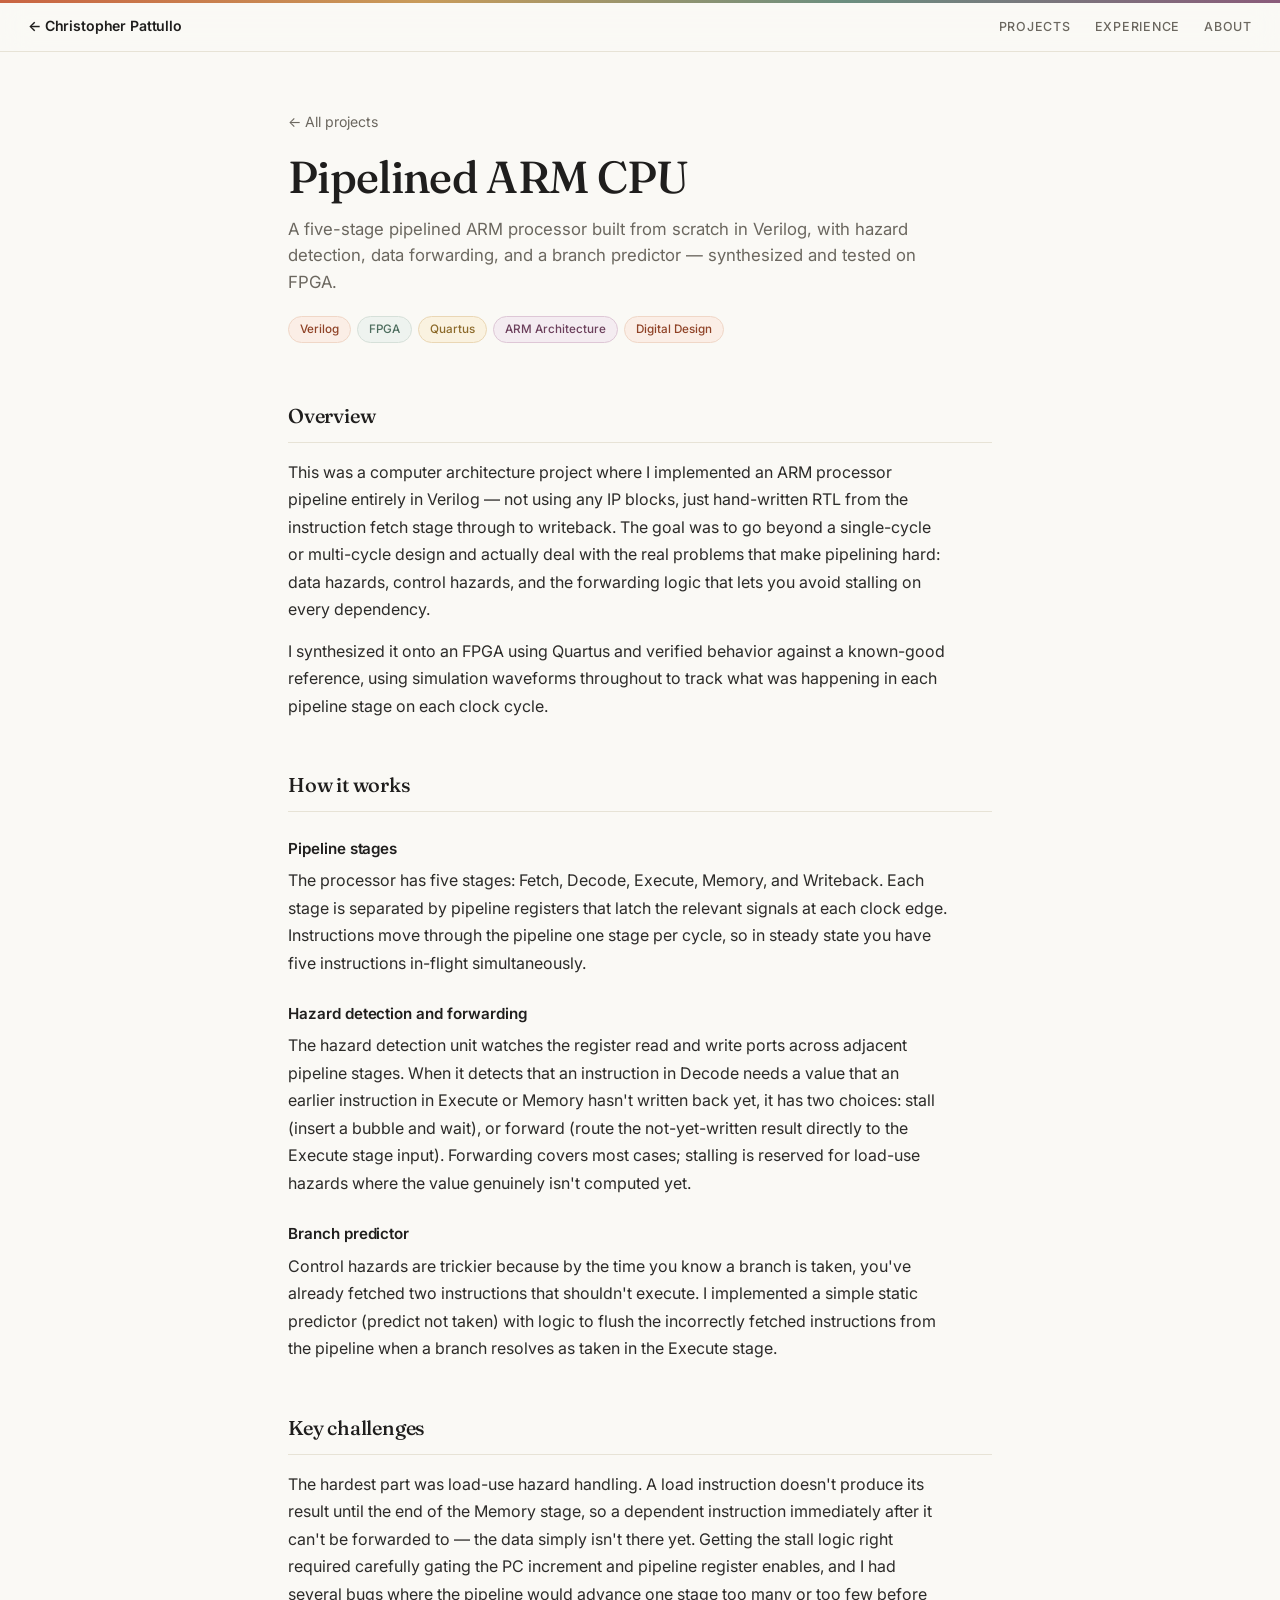
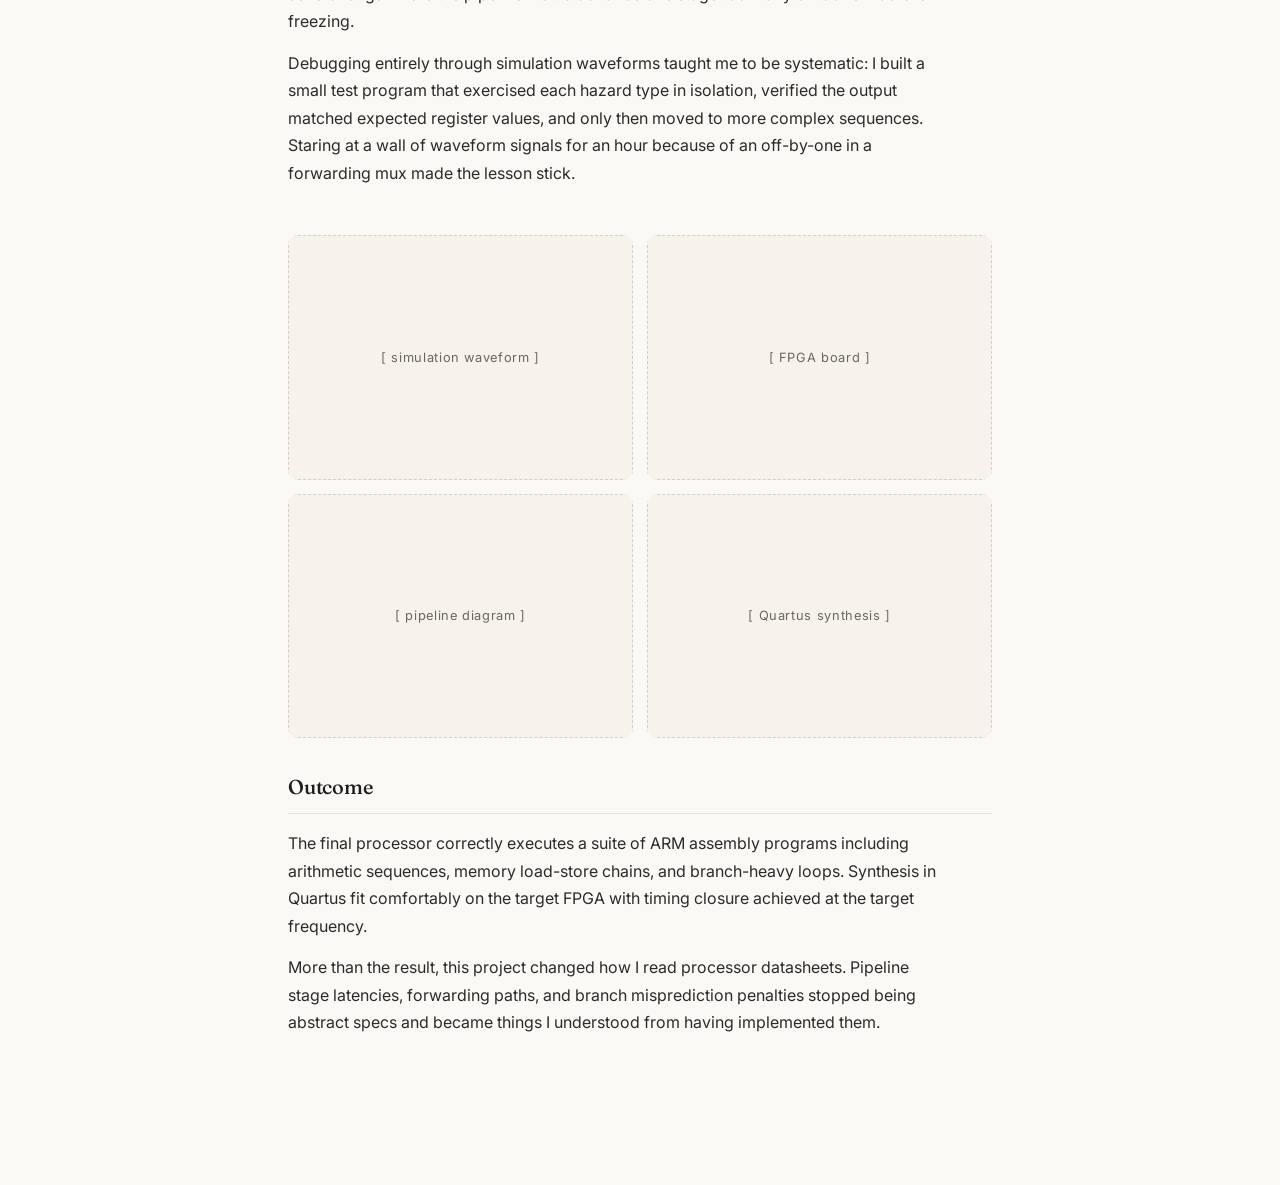
<file: projects/arm-cpu.html>
<!doctype html>
<html lang="en">
  <head>
    <meta charset="utf-8" />
    <meta name="viewport" content="width=device-width, initial-scale=1" />
    <title>Pipelined ARM CPU — Christopher Pattullo</title>
    <meta
      name="description"
      content="A five-stage pipelined ARM processor built from scratch in Verilog and synthesized on FPGA."
    />
    <link rel="preconnect" href="https://fonts.googleapis.com" />
    <link rel="preconnect" href="https://fonts.gstatic.com" crossorigin />
    <link
      href="https://fonts.googleapis.com/css2?family=Fraunces:opsz,wght@9..144,400;9..144,500;9..144,600&family=Inter:wght@400;500;600&display=swap"
      rel="stylesheet"
    />
    <link rel="stylesheet" href="../styles.css?v=2026-04-25b" />
  </head>
  <body>

    <nav class="sticky-nav" aria-label="Site navigation">
      <a class="nav-back" href="../index.html">← Christopher Pattullo</a>
      <ul class="nav-links">
        <li><a href="../index.html#projects">Projects</a></li>
        <li><a href="../index.html#experience">Experience</a></li>
        <li><a href="../index.html#about">About</a></li>
      </ul>
    </nav>

    <main class="page project-page">

      <header class="project-hero">
        <a class="project-back" href="../index.html#projects">← All projects</a>
        <h1>Pipelined ARM CPU</h1>
        <p class="project-tagline">
          A five-stage pipelined ARM processor built from scratch in Verilog,
          with hazard detection, data forwarding, and a branch predictor —
          synthesized and tested on FPGA.
        </p>
        <div class="tags">
          <span class="tag">Verilog</span>
          <span class="tag">FPGA</span>
          <span class="tag">Quartus</span>
          <span class="tag">ARM Architecture</span>
          <span class="tag">Digital Design</span>
        </div>
      </header>

      <section class="project-section">
        <h2>Overview</h2>
        <p>
          This was a computer architecture project where I implemented an ARM
          processor pipeline entirely in Verilog — not using any IP blocks,
          just hand-written RTL from the instruction fetch stage through to
          writeback. The goal was to go beyond a single-cycle or multi-cycle
          design and actually deal with the real problems that make pipelining
          hard: data hazards, control hazards, and the forwarding logic that
          lets you avoid stalling on every dependency.
        </p>
        <p>
          I synthesized it onto an FPGA using Quartus and verified behavior
          against a known-good reference, using simulation waveforms throughout
          to track what was happening in each pipeline stage on each clock
          cycle.
        </p>
      </section>

      <section class="project-section">
        <h2>How it works</h2>

        <h3>Pipeline stages</h3>
        <p>
          The processor has five stages: Fetch, Decode, Execute, Memory, and
          Writeback. Each stage is separated by pipeline registers that latch
          the relevant signals at each clock edge. Instructions move through
          the pipeline one stage per cycle, so in steady state you have five
          instructions in-flight simultaneously.
        </p>

        <h3>Hazard detection and forwarding</h3>
        <p>
          The hazard detection unit watches the register read and write ports
          across adjacent pipeline stages. When it detects that an instruction
          in Decode needs a value that an earlier instruction in Execute or
          Memory hasn't written back yet, it has two choices: stall (insert
          a bubble and wait), or forward (route the not-yet-written result
          directly to the Execute stage input). Forwarding covers most cases;
          stalling is reserved for load-use hazards where the value genuinely
          isn't computed yet.
        </p>

        <h3>Branch predictor</h3>
        <p>
          Control hazards are trickier because by the time you know a branch
          is taken, you've already fetched two instructions that shouldn't
          execute. I implemented a simple static predictor (predict not taken)
          with logic to flush the incorrectly fetched instructions from the
          pipeline when a branch resolves as taken in the Execute stage.
        </p>
      </section>

      <section class="project-section">
        <h2>Key challenges</h2>
        <p>
          The hardest part was load-use hazard handling. A load instruction
          doesn't produce its result until the end of the Memory stage, so a
          dependent instruction immediately after it can't be forwarded to —
          the data simply isn't there yet. Getting the stall logic right
          required carefully gating the PC increment and pipeline register
          enables, and I had several bugs where the pipeline would advance
          one stage too many or too few before freezing.
        </p>
        <p>
          Debugging entirely through simulation waveforms taught me to be
          systematic: I built a small test program that exercised each hazard
          type in isolation, verified the output matched expected register
          values, and only then moved to more complex sequences. Staring at
          a wall of waveform signals for an hour because of an off-by-one in
          a forwarding mux made the lesson stick.
        </p>
      </section>

      <div class="media-grid">
        <figure class="media-slot">
          <!-- replace with <img src="../img/arm-cpu-waveform.jpg" alt="Simulation waveform showing pipeline stages"> -->
          <div class="img-placeholder">[ simulation waveform ]</div>
          <figcaption>Pipeline stage simulation</figcaption>
        </figure>
        <figure class="media-slot">
          <!-- replace with <img src="../img/arm-cpu-fpga.jpg" alt="FPGA board running the ARM CPU"> -->
          <div class="img-placeholder">[ FPGA board ]</div>
          <figcaption>Running on FPGA</figcaption>
        </figure>
        <figure class="media-slot">
          <!-- replace with <img src="../img/arm-cpu-schematic.jpg" alt="Pipeline block diagram"> -->
          <div class="img-placeholder">[ pipeline diagram ]</div>
          <figcaption>Pipeline block diagram</figcaption>
        </figure>
        <figure class="media-slot">
          <!-- replace with <img src="../img/arm-cpu-quartus.jpg" alt="Quartus synthesis report"> -->
          <div class="img-placeholder">[ Quartus synthesis ]</div>
          <figcaption>Synthesis and timing report</figcaption>
        </figure>
      </div>

      <section class="project-section">
        <h2>Outcome</h2>
        <p>
          The final processor correctly executes a suite of ARM assembly
          programs including arithmetic sequences, memory load-store chains,
          and branch-heavy loops. Synthesis in Quartus fit comfortably on the
          target FPGA with timing closure achieved at the target frequency.
        </p>
        <p>
          More than the result, this project changed how I read processor
          datasheets. Pipeline stage latencies, forwarding paths, and branch
          misprediction penalties stopped being abstract specs and became
          things I understood from having implemented them.
        </p>
      </section>

    </main>
  </body>
</html>
</file>
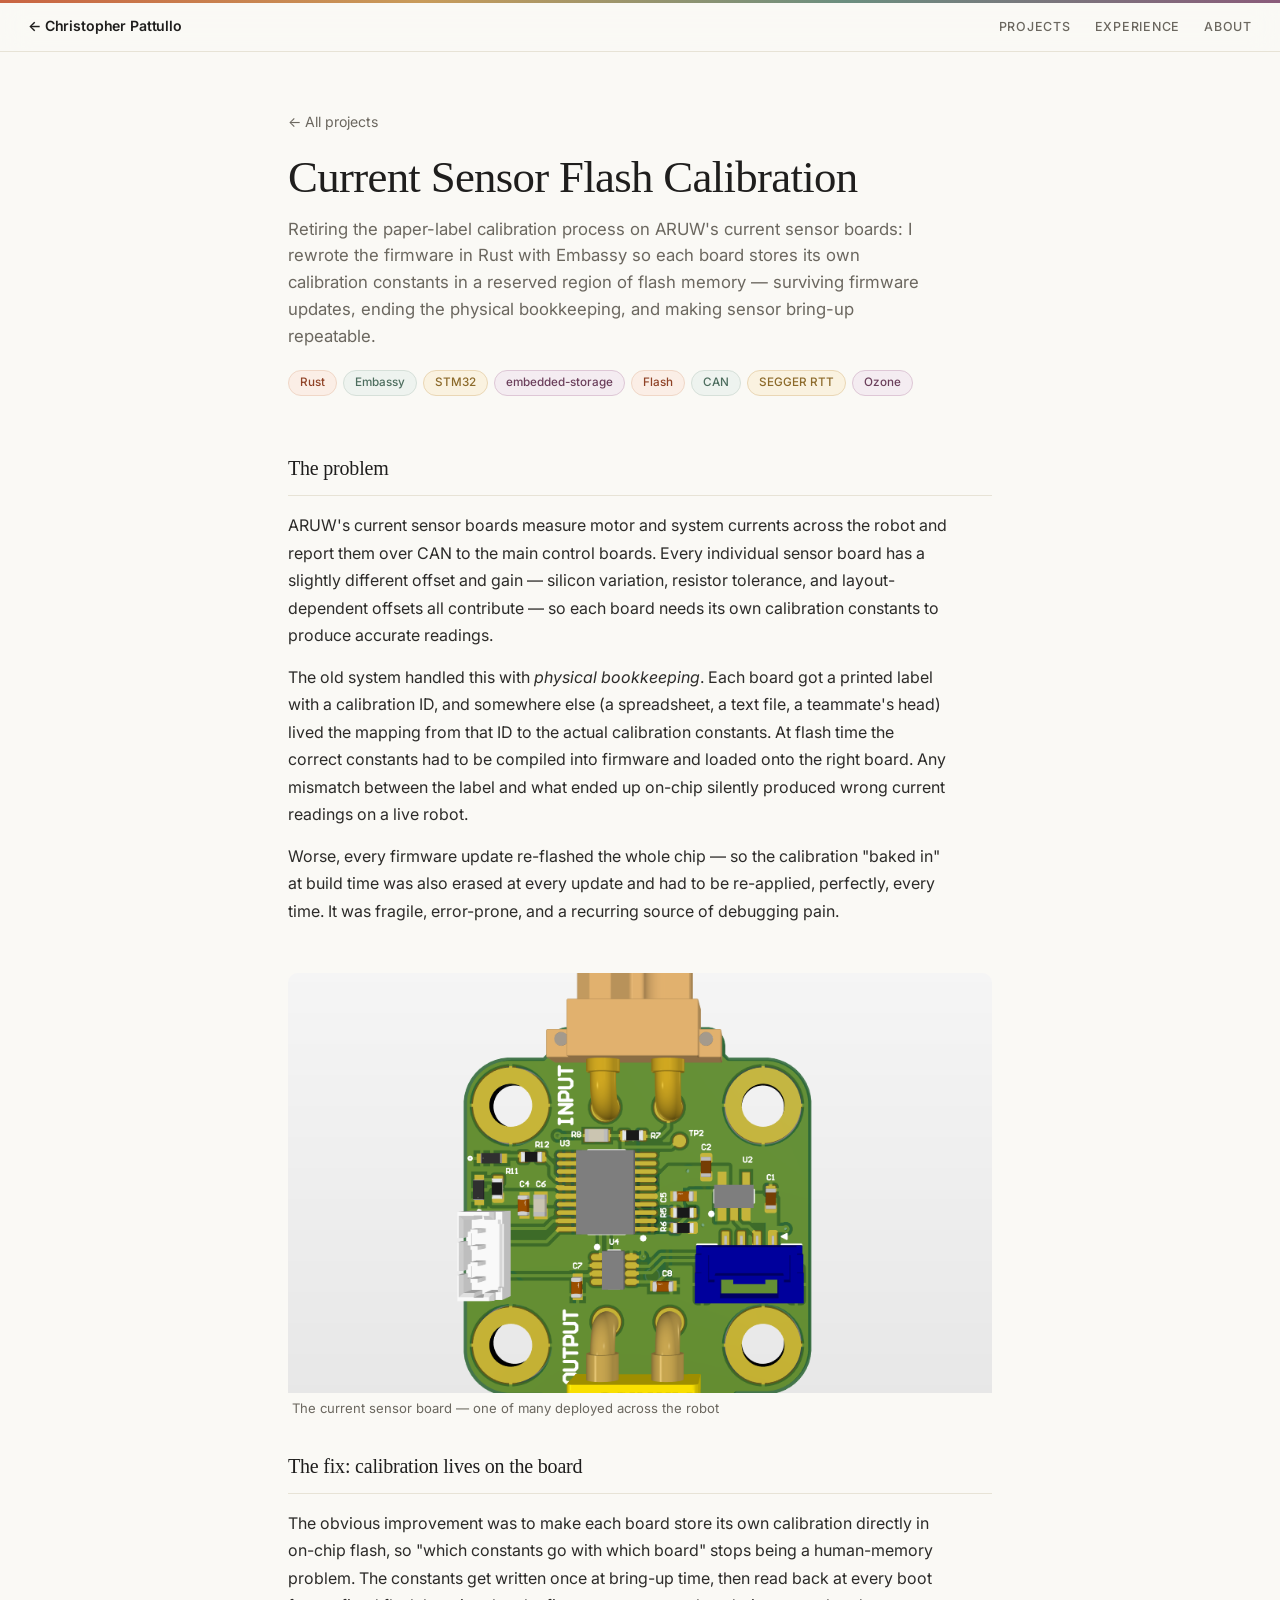
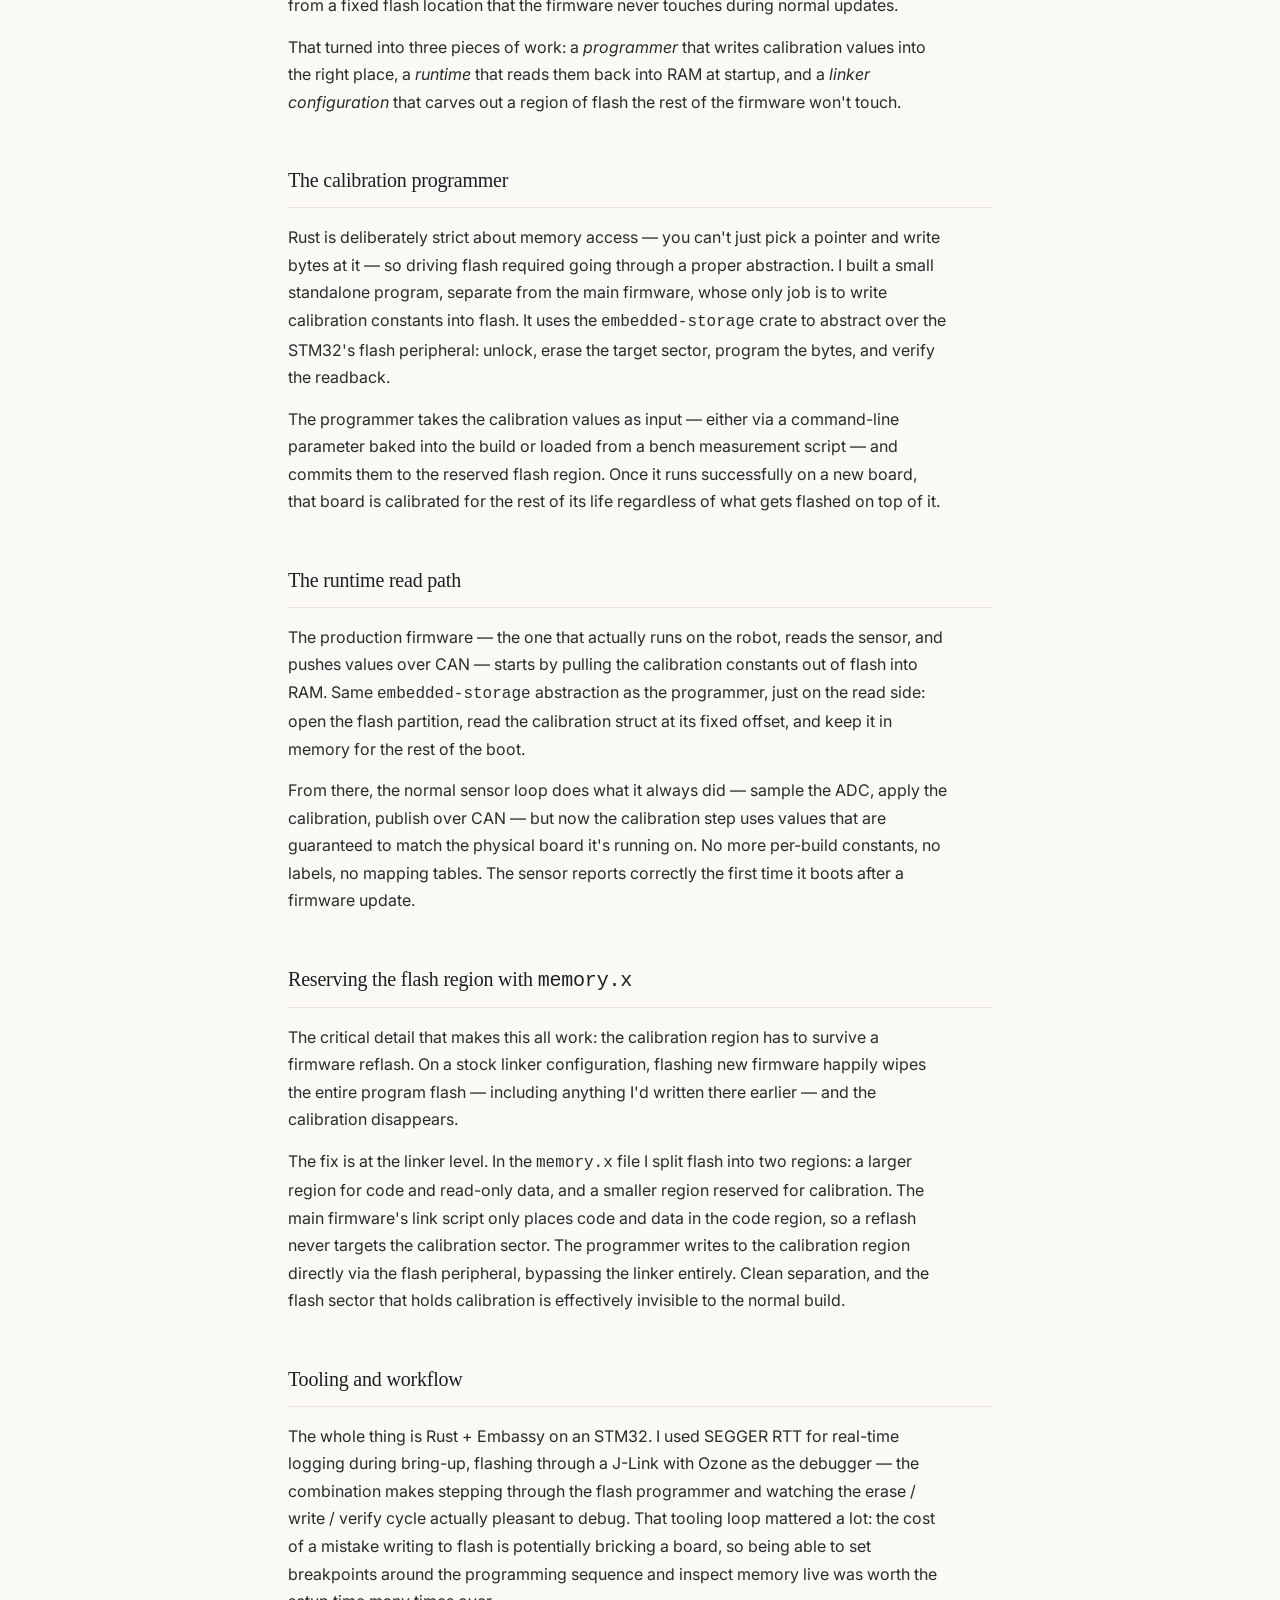
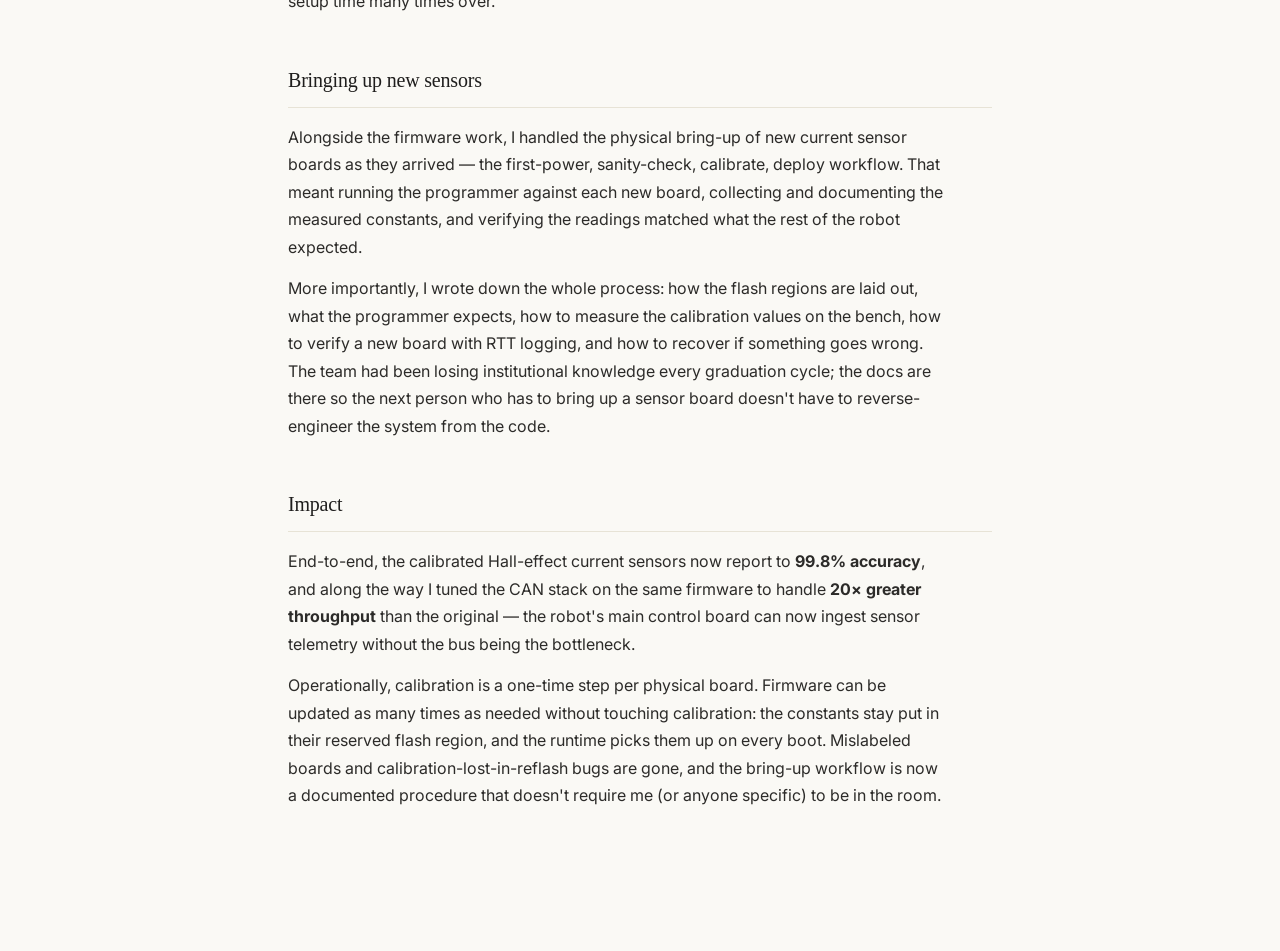
<file: projects/current-sensor-calibration.html>
<!doctype html>
<html lang="en">
  <head>
    <meta charset="utf-8" />
    <meta name="viewport" content="width=device-width, initial-scale=1" />
    <title>Current Sensor Flash Calibration — Christopher Pattullo</title>
    <meta
      name="description"
      content="Rewriting the ARUW current sensor calibration firmware in Rust with Embassy on STM32 — storing per-board constants in a dedicated flash region so firmware updates never overwrite calibration."
    />
    <link rel="preconnect" href="https://fonts.googleapis.com" />
    <link rel="preconnect" href="https://fonts.gstatic.com" crossorigin />
    <link
      href="https://fonts.googleapis.com/css2?family=Inter:wght@400;500;600&family=JetBrains+Mono:wght@400;500;600;700&display=swap"
      rel="stylesheet"
    />
    <link rel="stylesheet" href="../styles.css?v=2026-04-25b" />
  </head>
  <body>

    <nav class="sticky-nav" aria-label="Site navigation">
      <a class="nav-back" href="../index.html">← Christopher Pattullo</a>
      <ul class="nav-links">
        <li><a href="../index.html#projects">Projects</a></li>
        <li><a href="../index.html#experience">Experience</a></li>
        <li><a href="../index.html#about">About</a></li>
      </ul>
    </nav>

    <main class="page project-page">

      <header class="project-hero">
        <a class="project-back" href="../index.html#projects">← All projects</a>
        <h1>Current Sensor Flash Calibration</h1>
        <p class="project-tagline">
          Retiring the paper-label calibration process on ARUW's current
          sensor boards: I rewrote the firmware in Rust with Embassy so
          each board stores its own calibration constants in a reserved
          region of flash memory — surviving firmware updates, ending the
          physical bookkeeping, and making sensor bring-up repeatable.
        </p>
        <div class="tags">
          <span class="tag">Rust</span>
          <span class="tag">Embassy</span>
          <span class="tag">STM32</span>
          <span class="tag">embedded-storage</span>
          <span class="tag">Flash</span>
          <span class="tag">CAN</span>
          <span class="tag">SEGGER RTT</span>
          <span class="tag">Ozone</span>
        </div>
      </header>

      <section class="project-section">
        <h2>The problem</h2>
        <p>
          ARUW's current sensor boards measure motor and system currents
          across the robot and report them over CAN to the main control
          boards. Every individual sensor board has a slightly different
          offset and gain — silicon variation, resistor tolerance, and
          layout-dependent offsets all contribute — so each board needs
          its own calibration constants to produce accurate readings.
        </p>
        <p>
          The old system handled this with <em>physical bookkeeping</em>.
          Each board got a printed label with a calibration ID, and
          somewhere else (a spreadsheet, a text file, a teammate's head)
          lived the mapping from that ID to the actual calibration
          constants. At flash time the correct constants had to be compiled
          into firmware and loaded onto the right board. Any mismatch
          between the label and what ended up on-chip silently produced
          wrong current readings on a live robot.
        </p>
        <p>
          Worse, every firmware update re-flashed the whole chip — so the
          calibration "baked in" at build time was also erased at every
          update and had to be re-applied, perfectly, every time. It was
          fragile, error-prone, and a recurring source of debugging pain.
        </p>
      </section>

      <div class="media-grid">
        <figure class="media-slot media-slot--wide">
          <img
            src="../photos/CurrentSensorPCB.png"
            alt="ARUW current sensor board"
            loading="lazy"
            decoding="async">
          <figcaption>The current sensor board — one of many deployed across the robot</figcaption>
        </figure>
      </div>

      <section class="project-section">
        <h2>The fix: calibration lives on the board</h2>
        <p>
          The obvious improvement was to make each board store its own
          calibration directly in on-chip flash, so "which constants go
          with which board" stops being a human-memory problem. The
          constants get written once at bring-up time, then read back at
          every boot from a fixed flash location that the firmware never
          touches during normal updates.
        </p>
        <p>
          That turned into three pieces of work: a <em>programmer</em>
          that writes calibration values into the right place, a
          <em>runtime</em> that reads them back into RAM at startup, and
          a <em>linker configuration</em> that carves out a region of
          flash the rest of the firmware won't touch.
        </p>
      </section>

      <section class="project-section">
        <h2>The calibration programmer</h2>
        <p>
          Rust is deliberately strict about memory access — you can't just
          pick a pointer and write bytes at it — so driving flash required
          going through a proper abstraction. I built a small standalone
          program, separate from the main firmware, whose only job is to
          write calibration constants into flash. It uses the
          <code>embedded-storage</code> crate to abstract over the STM32's
          flash peripheral: unlock, erase the target sector, program the
          bytes, and verify the readback.
        </p>
        <p>
          The programmer takes the calibration values as input — either
          via a command-line parameter baked into the build or loaded from
          a bench measurement script — and commits them to the reserved
          flash region. Once it runs successfully on a new board, that
          board is calibrated for the rest of its life regardless of what
          gets flashed on top of it.
        </p>
      </section>

      <section class="project-section">
        <h2>The runtime read path</h2>
        <p>
          The production firmware — the one that actually runs on the
          robot, reads the sensor, and pushes values over CAN — starts by
          pulling the calibration constants out of flash into RAM. Same
          <code>embedded-storage</code> abstraction as the programmer,
          just on the read side: open the flash partition, read the
          calibration struct at its fixed offset, and keep it in memory
          for the rest of the boot.
        </p>
        <p>
          From there, the normal sensor loop does what it always did —
          sample the ADC, apply the calibration, publish over CAN — but
          now the calibration step uses values that are guaranteed to
          match the physical board it's running on. No more per-build
          constants, no labels, no mapping tables. The sensor reports
          correctly the first time it boots after a firmware update.
        </p>
      </section>

      <section class="project-section">
        <h2>Reserving the flash region with <code>memory.x</code></h2>
        <p>
          The critical detail that makes this all work: the calibration
          region has to survive a firmware reflash. On a stock linker
          configuration, flashing new firmware happily wipes the entire
          program flash — including anything I'd written there earlier —
          and the calibration disappears.
        </p>
        <p>
          The fix is at the linker level. In the <code>memory.x</code>
          file I split flash into two regions: a larger region for code
          and read-only data, and a smaller region reserved for
          calibration. The main firmware's link script only places code
          and data in the code region, so a reflash never targets the
          calibration sector. The programmer writes to the calibration
          region directly via the flash peripheral, bypassing the linker
          entirely. Clean separation, and the flash sector that holds
          calibration is effectively invisible to the normal build.
        </p>
      </section>

      <section class="project-section">
        <h2>Tooling and workflow</h2>
        <p>
          The whole thing is Rust + Embassy on an STM32. I used SEGGER
          RTT for real-time logging during bring-up, flashing through a
          J-Link with Ozone as the debugger — the combination makes
          stepping through the flash programmer and watching the erase /
          write / verify cycle actually pleasant to debug. That tooling
          loop mattered a lot: the cost of a mistake writing to flash is
          potentially bricking a board, so being able to set breakpoints
          around the programming sequence and inspect memory live was
          worth the setup time many times over.
        </p>
      </section>

      <section class="project-section">
        <h2>Bringing up new sensors</h2>
        <p>
          Alongside the firmware work, I handled the physical bring-up of
          new current sensor boards as they arrived — the first-power,
          sanity-check, calibrate, deploy workflow. That meant running
          the programmer against each new board, collecting and
          documenting the measured constants, and verifying the readings
          matched what the rest of the robot expected.
        </p>
        <p>
          More importantly, I wrote down the whole process: how the flash
          regions are laid out, what the programmer expects, how to
          measure the calibration values on the bench, how to verify a
          new board with RTT logging, and how to recover if something
          goes wrong. The team had been losing institutional knowledge
          every graduation cycle; the docs are there so the next person
          who has to bring up a sensor board doesn't have to reverse-
          engineer the system from the code.
        </p>
      </section>

      <section class="project-section">
        <h2>Impact</h2>
        <p>
          End-to-end, the calibrated Hall-effect current sensors now
          report to <strong>99.8% accuracy</strong>, and along the way
          I tuned the CAN stack on the same firmware to handle
          <strong>20× greater throughput</strong> than the original — the
          robot's main control board can now ingest sensor telemetry
          without the bus being the bottleneck.
        </p>
        <p>
          Operationally, calibration is a one-time step per physical
          board. Firmware can be updated as many times as needed
          without touching calibration: the constants stay put in their
          reserved flash region, and the runtime picks them up on every
          boot. Mislabeled boards and calibration-lost-in-reflash bugs
          are gone, and the bring-up workflow is now a documented
          procedure that doesn't require me (or anyone specific) to be
          in the room.
        </p>
      </section>

    </main>
  </body>
</html>
</file>
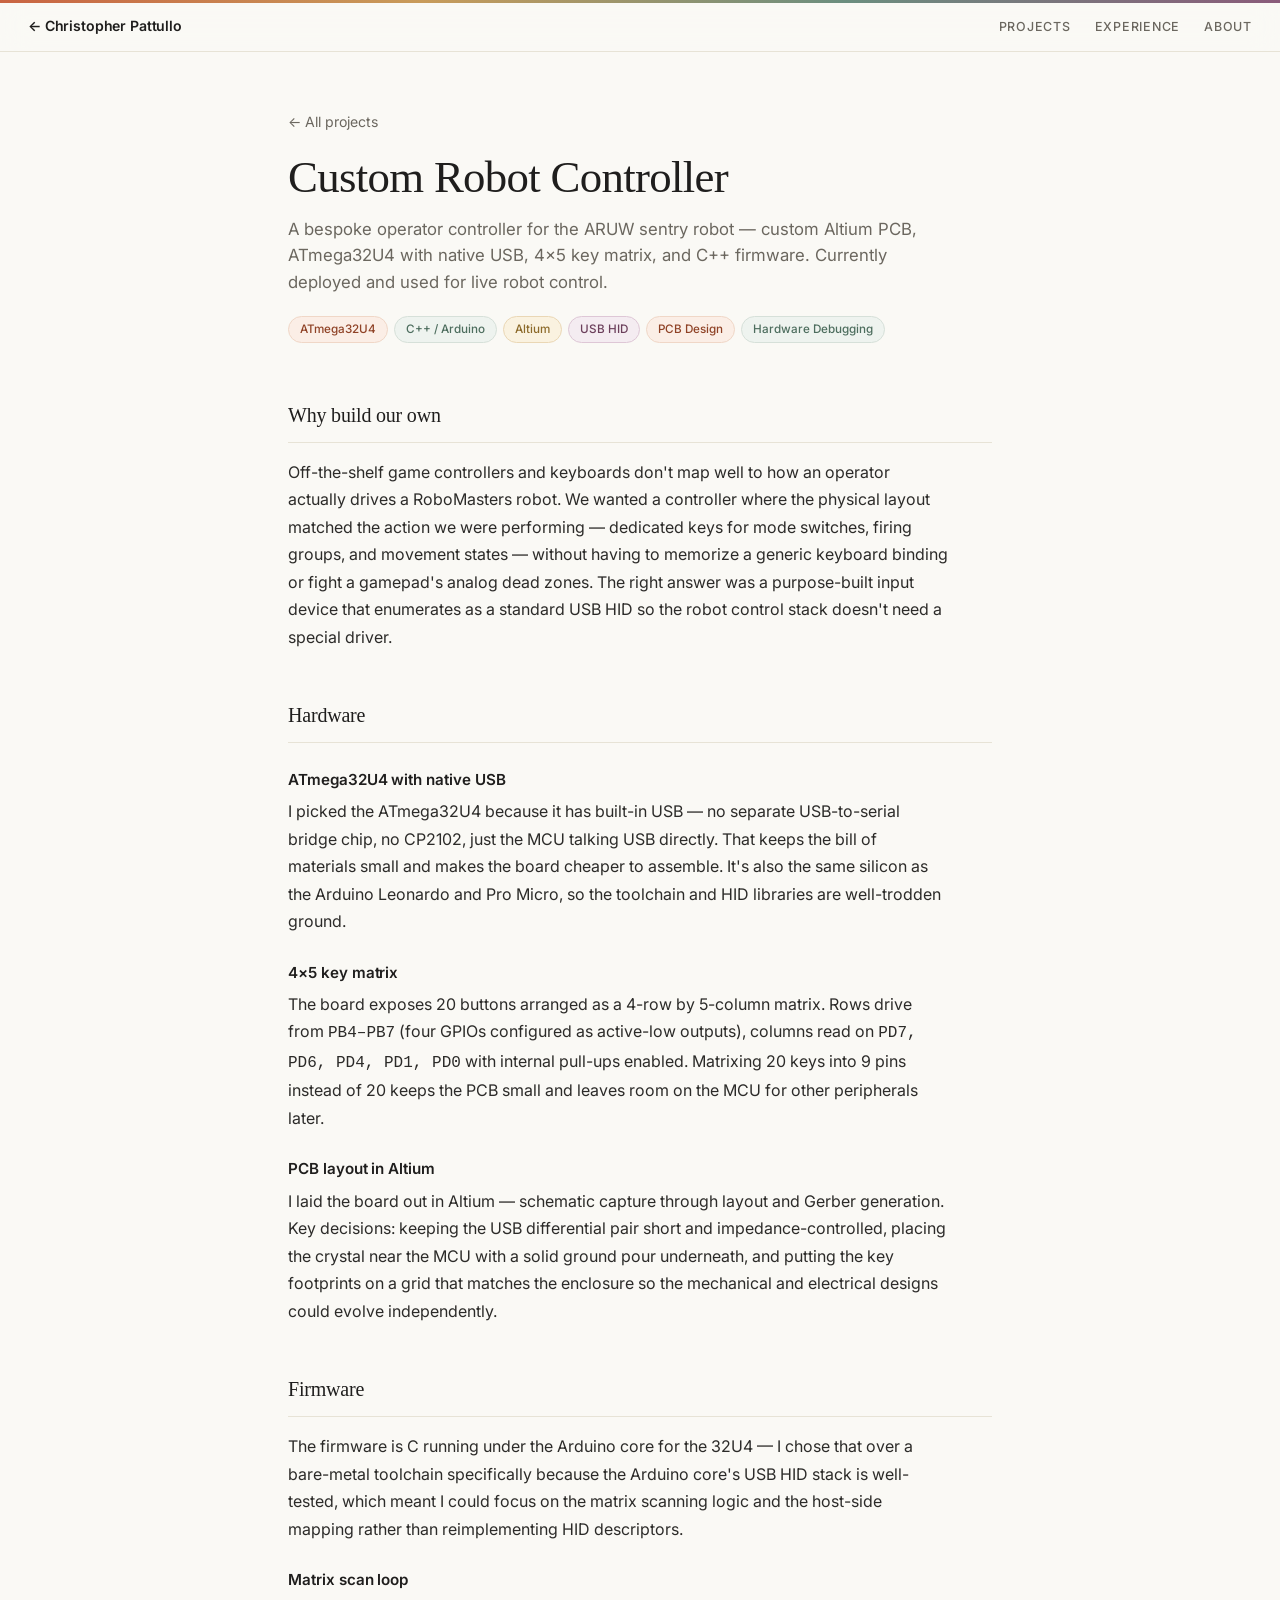
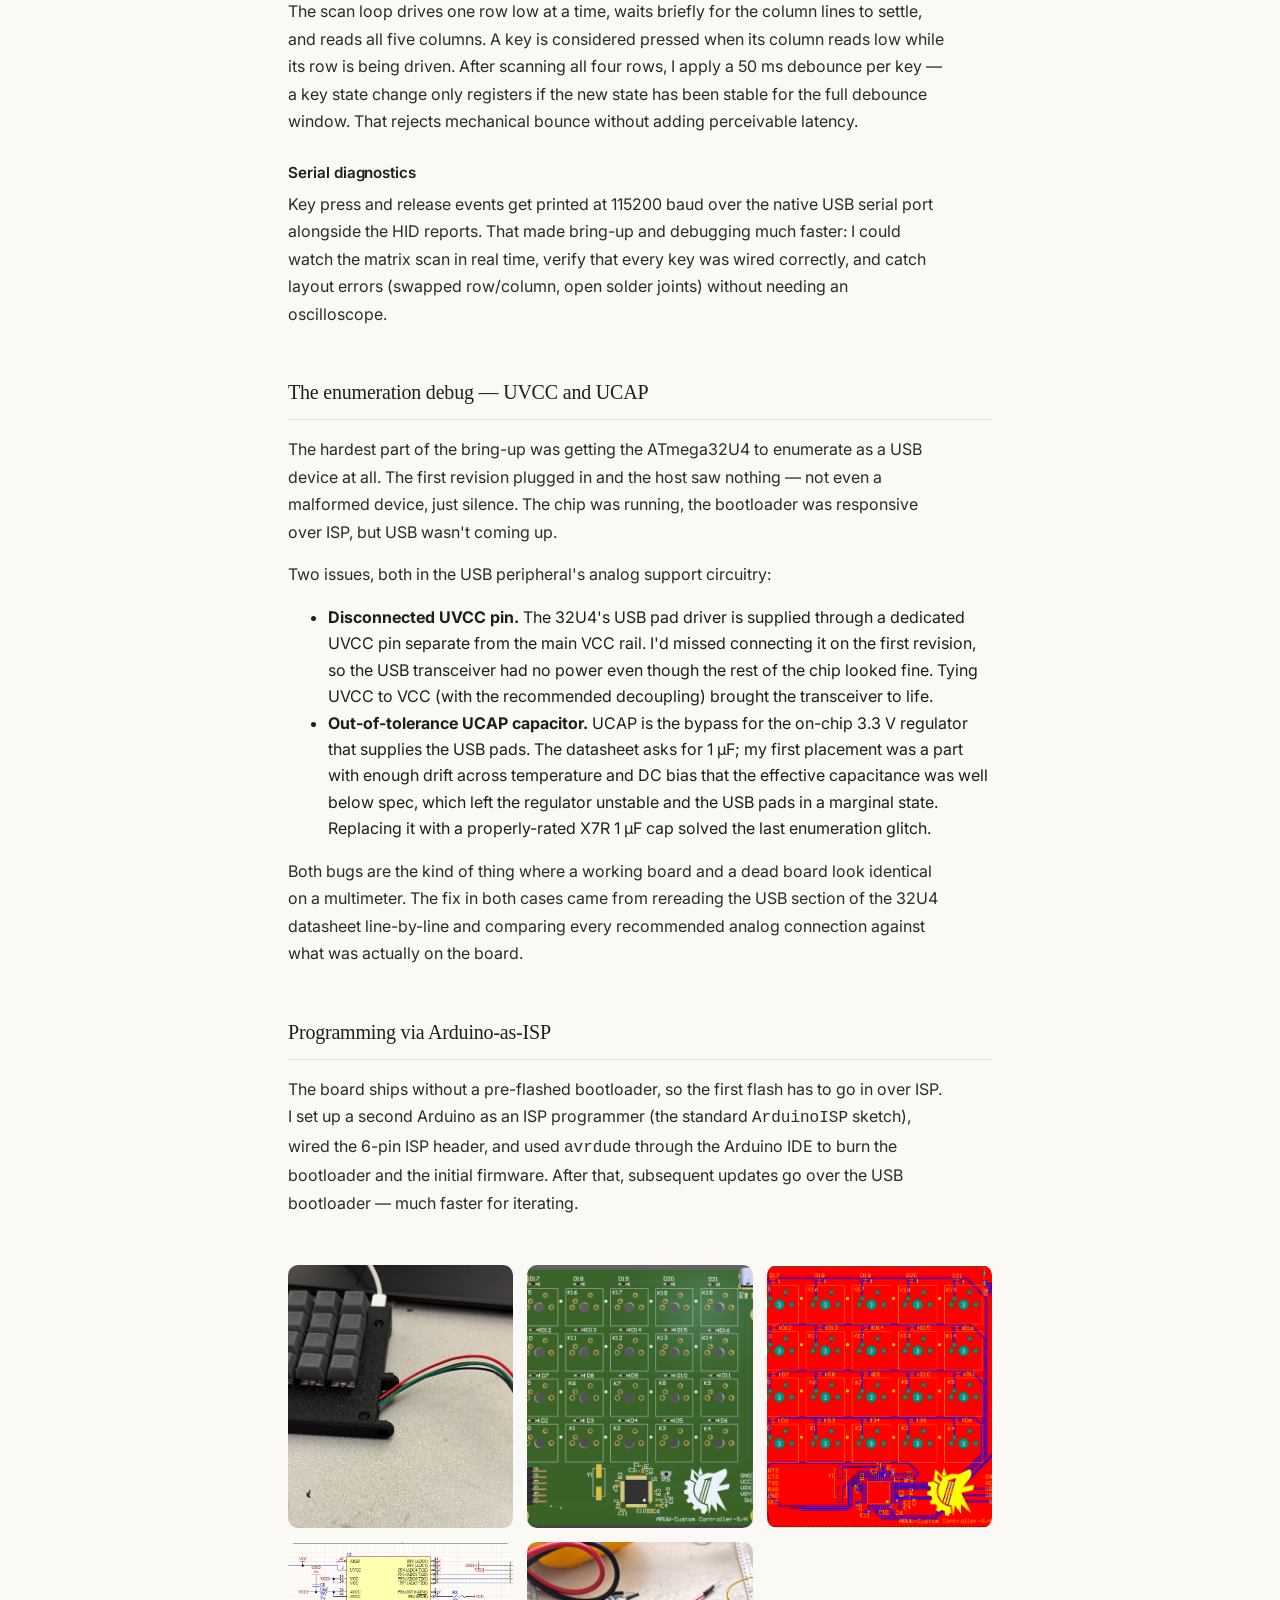
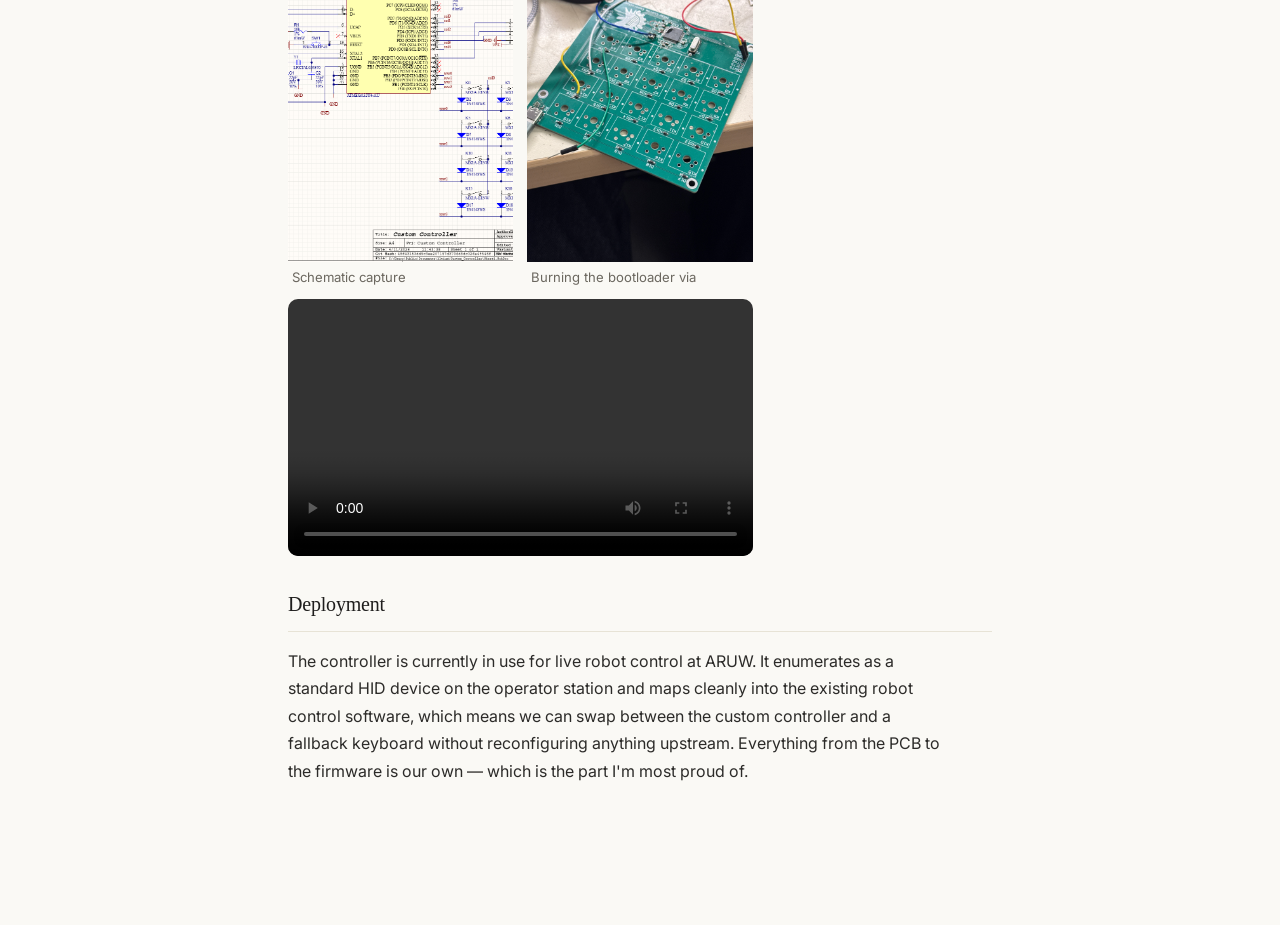
<file: projects/custom-controller.html>
<!doctype html>
<html lang="en">
  <head>
    <meta charset="utf-8" />
    <meta name="viewport" content="width=device-width, initial-scale=1" />
    <title>Custom Robot Controller — Christopher Pattullo</title>
    <meta
      name="description"
      content="ATmega32U4-based USB HID controller for the ARUW sentry robot: custom Altium PCB, C matrix-scan firmware, and Arduino-as-ISP flashing. Currently deployed for live robot control."
    />
    <link rel="preconnect" href="https://fonts.googleapis.com" />
    <link rel="preconnect" href="https://fonts.gstatic.com" crossorigin />
    <link
      href="https://fonts.googleapis.com/css2?family=Inter:wght@400;500;600&family=JetBrains+Mono:wght@400;500;600;700&display=swap"
      rel="stylesheet"
    />
    <link rel="stylesheet" href="../styles.css?v=2026-04-25b" />
  </head>
  <body>

    <nav class="sticky-nav" aria-label="Site navigation">
      <a class="nav-back" href="../index.html">← Christopher Pattullo</a>
      <ul class="nav-links">
        <li><a href="../index.html#projects">Projects</a></li>
        <li><a href="../index.html#experience">Experience</a></li>
        <li><a href="../index.html#about">About</a></li>
      </ul>
    </nav>

    <main class="page project-page">

      <header class="project-hero">
        <a class="project-back" href="../index.html#projects">← All projects</a>
        <h1>Custom Robot Controller</h1>
        <p class="project-tagline">
          A bespoke operator controller for the ARUW sentry robot — custom
          Altium PCB, ATmega32U4 with native USB, 4×5 key matrix, and
          C++ firmware. Currently deployed and used for
          live robot control.
        </p>
        <div class="tags">
          <span class="tag">ATmega32U4</span>
          <span class="tag">C++ / Arduino</span>
          <span class="tag">Altium</span>
          <span class="tag">USB HID</span>
          <span class="tag">PCB Design</span>
          <span class="tag">Hardware Debugging</span>
        </div>
      </header>

      <section class="project-section">
        <h2>Why build our own</h2>
        <p>
          Off-the-shelf game controllers and keyboards don't map well to how
          an operator actually drives a RoboMasters robot. We wanted a
          controller where the physical layout matched the action we were
          performing — dedicated keys for mode switches, firing groups, and
          movement states — without having to memorize a generic keyboard
          binding or fight a gamepad's analog dead zones. The right answer
          was a purpose-built input device that enumerates as a standard USB
          HID so the robot control stack doesn't need a special driver.
        </p>
      </section>

      <section class="project-section">
        <h2>Hardware</h2>

        <h3>ATmega32U4 with native USB</h3>
        <p>
          I picked the ATmega32U4 because it has built-in USB — no separate
          USB-to-serial bridge chip, no CP2102, just the MCU talking USB
          directly. That keeps the bill of materials small and makes the
          board cheaper to assemble. It's also the same silicon as the Arduino
          Leonardo and Pro Micro, so the toolchain and HID libraries are
          well-trodden ground.
        </p>

        <h3>4×5 key matrix</h3>
        <p>
          The board exposes 20 buttons arranged as a 4-row by 5-column matrix.
          Rows drive from <code>PB4–PB7</code> (four GPIOs configured as
          active-low outputs), columns read on <code>PD7, PD6, PD4, PD1,
          PD0</code> with internal pull-ups enabled. Matrixing 20 keys into 9
          pins instead of 20 keeps the PCB small and leaves room on the MCU
          for other peripherals later.
        </p>

        <h3>PCB layout in Altium</h3>
        <p>
          I laid the board out in Altium — schematic capture through layout
          and Gerber generation. Key decisions: keeping the USB differential
          pair short and impedance-controlled, placing the crystal near the
          MCU with a solid ground pour underneath, and putting the key
          footprints on a grid that matches the enclosure so the mechanical
          and electrical designs could evolve independently.
        </p>
      </section>

      <section class="project-section">
        <h2>Firmware</h2>
        <p>
          The firmware is C running under the Arduino core for the 32U4 — I
          chose that over a bare-metal toolchain specifically because the
          Arduino core's USB HID stack is well-tested, which meant I could
          focus on the matrix scanning logic and the host-side mapping rather
          than reimplementing HID descriptors.
        </p>

        <h3>Matrix scan loop</h3>
        <p>
          The scan loop drives one row low at a time, waits briefly for the
          column lines to settle, and reads all five columns. A key is
          considered pressed when its column reads low while its row is
          being driven. After scanning all four rows, I apply a 50 ms
          debounce per key — a key state change only registers if the new
          state has been stable for the full debounce window. That rejects
          mechanical bounce without adding perceivable latency.
        </p>

        <h3>Serial diagnostics</h3>
        <p>
          Key press and release events get printed at 115200 baud over the
          native USB serial port alongside the HID reports. That made
          bring-up and debugging much faster: I could watch the matrix scan
          in real time, verify that every key was wired correctly, and catch
          layout errors (swapped row/column, open solder joints) without
          needing an oscilloscope.
        </p>
      </section>

      <section class="project-section">
        <h2>The enumeration debug — UVCC and UCAP</h2>
        <p>
          The hardest part of the bring-up was getting the ATmega32U4 to
          enumerate as a USB device at all. The first revision plugged in
          and the host saw nothing — not even a malformed device, just
          silence. The chip was running, the bootloader was responsive
          over ISP, but USB wasn't coming up.
        </p>
        <p>
          Two issues, both in the USB peripheral's analog support
          circuitry:
        </p>
        <ul>
          <li>
            <strong>Disconnected UVCC pin.</strong> The 32U4's USB pad
            driver is supplied through a dedicated UVCC pin separate
            from the main VCC rail. I'd missed connecting it on the
            first revision, so the USB transceiver had no power even
            though the rest of the chip looked fine. Tying UVCC to VCC
            (with the recommended decoupling) brought the transceiver
            to life.
          </li>
          <li>
            <strong>Out-of-tolerance UCAP capacitor.</strong> UCAP is
            the bypass for the on-chip 3.3 V regulator that supplies
            the USB pads. The datasheet asks for 1 µF; my first
            placement was a part with enough drift across temperature
            and DC bias that the effective capacitance was well below
            spec, which left the regulator unstable and the USB pads
            in a marginal state. Replacing it with a properly-rated
            X7R 1 µF cap solved the last enumeration glitch.
          </li>
        </ul>
        <p>
          Both bugs are the kind of thing where a working board and a
          dead board look identical on a multimeter. The fix in both
          cases came from rereading the USB section of the 32U4
          datasheet line-by-line and comparing every recommended
          analog connection against what was actually on the board.
        </p>
      </section>

      <section class="project-section">
        <h2>Programming via Arduino-as-ISP</h2>
        <p>
          The board ships without a pre-flashed bootloader, so the first
          flash has to go in over ISP. I set up a second Arduino as an ISP
          programmer (the standard <code>ArduinoISP</code> sketch), wired
          the 6-pin ISP header, and used <code>avrdude</code> through the
          Arduino IDE to burn the bootloader and the initial firmware. After
          that, subsequent updates go over the USB bootloader — much faster
          for iterating.
        </p>
      </section>

      <div class="media-grid media-grid--3">
        <figure class="media-slot">
          <img
            src="../photos/ARUWCustomController_Built.png"
            alt="Fully assembled custom controller in its enclosure"
            loading="lazy"
            decoding="async">
          <figcaption>Built controller — assembled and enclosed</figcaption>
        </figure>
        <figure class="media-slot">
          <img
            src="../photos/ARUWCustomControllerPCB.png"
            alt="Bare custom controller PCB"
            loading="lazy"
            decoding="async">
          <figcaption>PCB after assembly</figcaption>
        </figure>
        <figure class="media-slot">
          <img
            src="../photos/ARUWCustomControllerLayout.png"
            alt="Altium PCB layout of the custom controller"
            loading="lazy"
            decoding="async">
          <figcaption>Altium layout</figcaption>
        </figure>
        <figure class="media-slot">
          <img
            src="../photos/ARUWCustomControlerSchematic.png"
            alt="Custom controller schematic"
            loading="lazy"
            decoding="async">
          <figcaption>Schematic capture</figcaption>
        </figure>
        <figure class="media-slot">
          <img
            src="../photos/CustomController_BootloaderBurning.JPG"
            alt="Burning the bootloader via Arduino-as-ISP"
            loading="lazy"
            decoding="async">
          <figcaption>Burning the bootloader via Arduino-as-ISP</figcaption>
        </figure>
        <figure class="media-slot media-slot--wide">
          <video
            src="../videos/CustomController_First_tests.mp4"
            controls
            preload="metadata"
            aria-label="First functional test of the custom controller">
            Your browser can't play this video format.
            <a href="../videos/CustomController_First_tests.mp4">Download the video</a>.
          </video>
          <figcaption>First functional test — matrix scan + HID output</figcaption>
        </figure>
      </div>

      <section class="project-section">
        <h2>Deployment</h2>
        <p>
          The controller is currently in use for live robot control at ARUW.
          It enumerates as a standard HID device on the operator station and
          maps cleanly into the existing robot control software, which means
          we can swap between the custom controller and a fallback keyboard
          without reconfiguring anything upstream. Everything from the PCB to
          the firmware is our own — which is the part I'm most proud of.
        </p>
      </section>

    </main>
  </body>
</html>
</file>
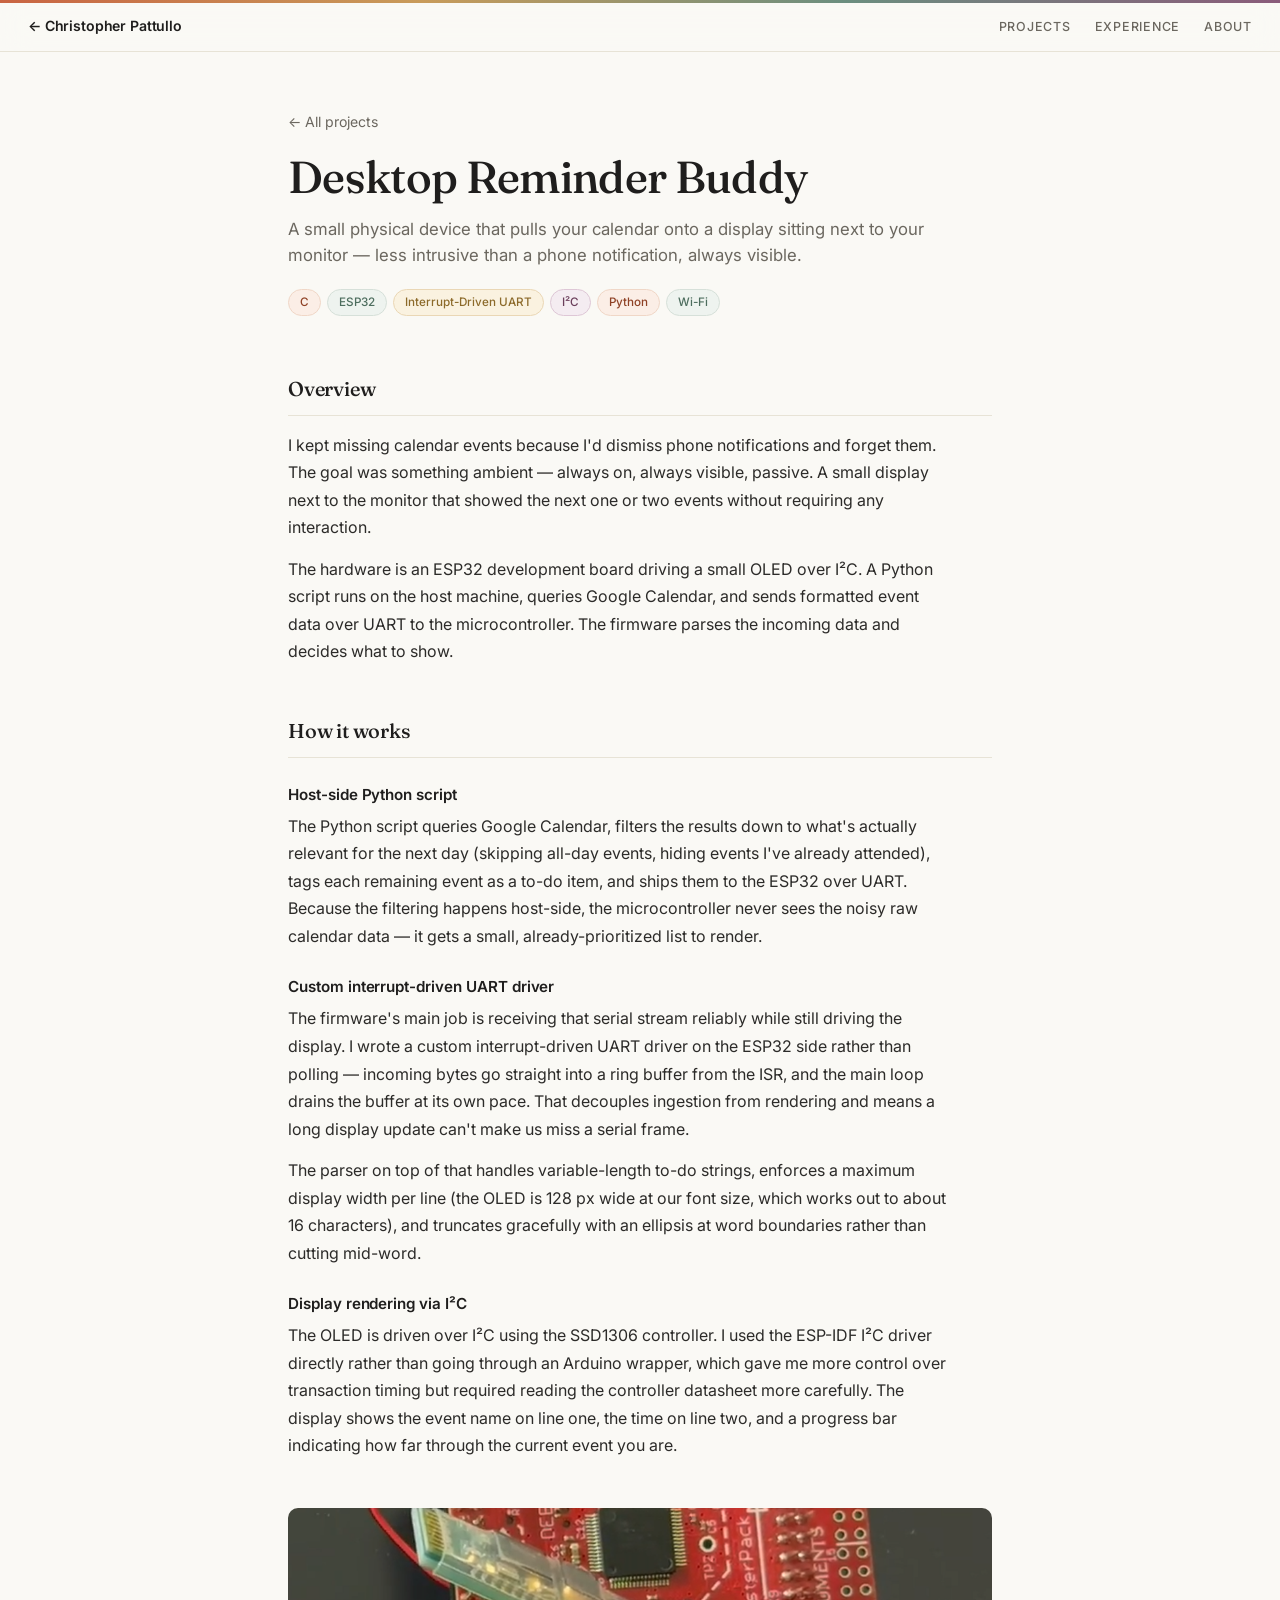
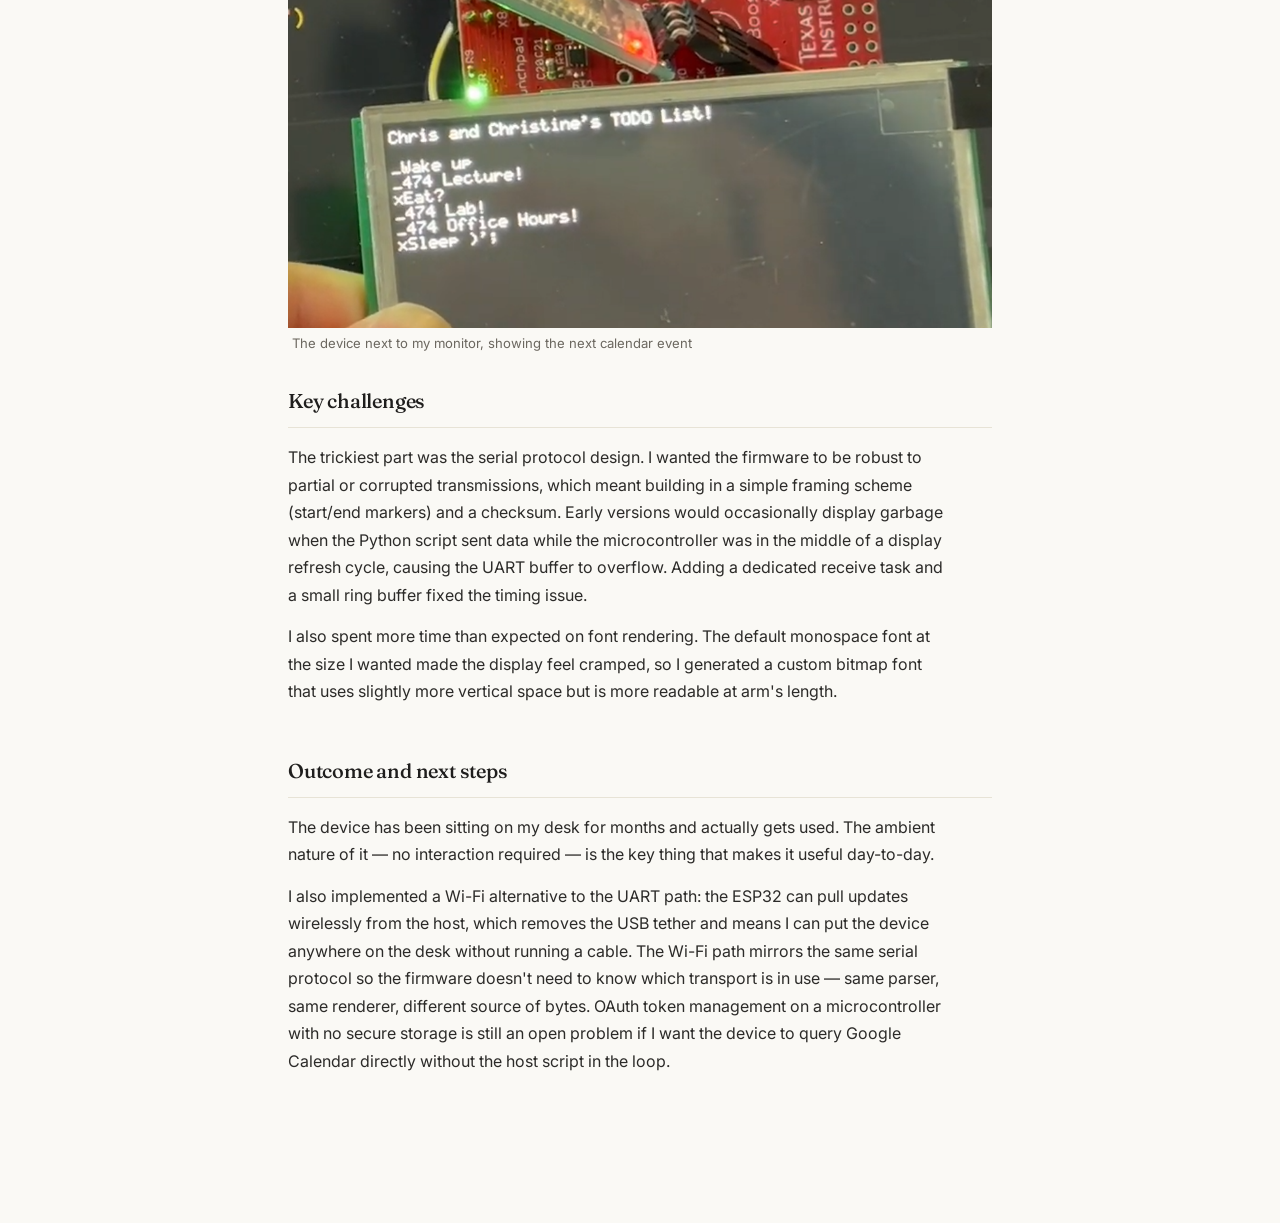
<file: projects/desktop-reminder.html>
<!doctype html>
<html lang="en">
  <head>
    <meta charset="utf-8" />
    <meta name="viewport" content="width=device-width, initial-scale=1" />
    <title>Desktop Reminder Buddy — Christopher Pattullo</title>
    <meta
      name="description"
      content="A physical ambient calendar display built on ESP32 with C firmware, I²C display, and a Python host script over UART."
    />
    <link rel="preconnect" href="https://fonts.googleapis.com" />
    <link rel="preconnect" href="https://fonts.gstatic.com" crossorigin />
    <link
      href="https://fonts.googleapis.com/css2?family=Fraunces:opsz,wght@9..144,400;9..144,500;9..144,600&family=Inter:wght@400;500;600&display=swap"
      rel="stylesheet"
    />
    <link rel="stylesheet" href="../styles.css?v=2026-04-25b" />
  </head>
  <body>

    <nav class="sticky-nav" aria-label="Site navigation">
      <a class="nav-back" href="../index.html">← Christopher Pattullo</a>
      <ul class="nav-links">
        <li><a href="../index.html#projects">Projects</a></li>
        <li><a href="../index.html#experience">Experience</a></li>
        <li><a href="../index.html#about">About</a></li>
      </ul>
    </nav>

    <main class="page project-page">

      <header class="project-hero">
        <a class="project-back" href="../index.html#projects">← All projects</a>
        <h1>Desktop Reminder Buddy</h1>
        <p class="project-tagline">
          A small physical device that pulls your calendar onto a display
          sitting next to your monitor — less intrusive than a phone
          notification, always visible.
        </p>
        <div class="tags">
          <span class="tag">C</span>
          <span class="tag">ESP32</span>
          <span class="tag">Interrupt-Driven UART</span>
          <span class="tag">I²C</span>
          <span class="tag">Python</span>
          <span class="tag">Wi-Fi</span>
        </div>
      </header>

      <section class="project-section">
        <h2>Overview</h2>
        <p>
          I kept missing calendar events because I'd dismiss phone
          notifications and forget them. The goal was something ambient —
          always on, always visible, passive. A small display next to the
          monitor that showed the next one or two events without requiring any
          interaction.
        </p>
        <p>
          The hardware is an ESP32 development board driving a small OLED over
          I²C. A Python script runs on the host machine, queries Google
          Calendar, and sends formatted event data over UART to the
          microcontroller. The firmware parses the incoming data and decides
          what to show.
        </p>
      </section>

      <section class="project-section">
        <h2>How it works</h2>

        <h3>Host-side Python script</h3>
        <p>
          The Python script queries Google Calendar, filters the results
          down to what's actually relevant for the next day (skipping
          all-day events, hiding events I've already attended), tags each
          remaining event as a to-do item, and ships them to the ESP32
          over UART. Because the filtering happens host-side, the
          microcontroller never sees the noisy raw calendar data — it
          gets a small, already-prioritized list to render.
        </p>

        <h3>Custom interrupt-driven UART driver</h3>
        <p>
          The firmware's main job is receiving that serial stream
          reliably while still driving the display. I wrote a custom
          interrupt-driven UART driver on the ESP32 side rather than
          polling — incoming bytes go straight into a ring buffer from
          the ISR, and the main loop drains the buffer at its own pace.
          That decouples ingestion from rendering and means a long
          display update can't make us miss a serial frame.
        </p>
        <p>
          The parser on top of that handles variable-length to-do
          strings, enforces a maximum display width per line (the OLED
          is 128 px wide at our font size, which works out to about 16
          characters), and truncates gracefully with an ellipsis at word
          boundaries rather than cutting mid-word.
        </p>

        <h3>Display rendering via I²C</h3>
        <p>
          The OLED is driven over I²C using the SSD1306 controller. I
          used the ESP-IDF I²C driver directly rather than going through
          an Arduino wrapper, which gave me more control over transaction
          timing but required reading the controller datasheet more
          carefully. The display shows the event name on line one, the
          time on line two, and a progress bar indicating how far
          through the current event you are.
        </p>
      </section>

      <div class="media-grid">
        <figure class="media-slot media-slot--wide">
          <img
            src="../photos/DesktopReminderBuddy.png"
            alt="Desktop Reminder Buddy device showing the next calendar event"
            loading="lazy"
            decoding="async">
          <figcaption>The device next to my monitor, showing the next calendar event</figcaption>
        </figure>
      </div>

      <section class="project-section">
        <h2>Key challenges</h2>
        <p>
          The trickiest part was the serial protocol design. I wanted the
          firmware to be robust to partial or corrupted transmissions, which
          meant building in a simple framing scheme (start/end markers) and
          a checksum. Early versions would occasionally display garbage when
          the Python script sent data while the microcontroller was in the
          middle of a display refresh cycle, causing the UART buffer to
          overflow. Adding a dedicated receive task and a small ring buffer
          fixed the timing issue.
        </p>
        <p>
          I also spent more time than expected on font rendering. The default
          monospace font at the size I wanted made the display feel cramped,
          so I generated a custom bitmap font that uses slightly more vertical
          space but is more readable at arm's length.
        </p>
      </section>

      <section class="project-section">
        <h2>Outcome and next steps</h2>
        <p>
          The device has been sitting on my desk for months and actually gets
          used. The ambient nature of it — no interaction required — is the
          key thing that makes it useful day-to-day.
        </p>
        <p>
          I also implemented a Wi-Fi alternative to the UART path: the
          ESP32 can pull updates wirelessly from the host, which removes
          the USB tether and means I can put the device anywhere on the
          desk without running a cable. The Wi-Fi path mirrors the same
          serial protocol so the firmware doesn't need to know which
          transport is in use — same parser, same renderer, different
          source of bytes. OAuth token management on a microcontroller
          with no secure storage is still an open problem if I want the
          device to query Google Calendar directly without the host
          script in the loop.
        </p>
      </section>

    </main>
  </body>
</html>
</file>
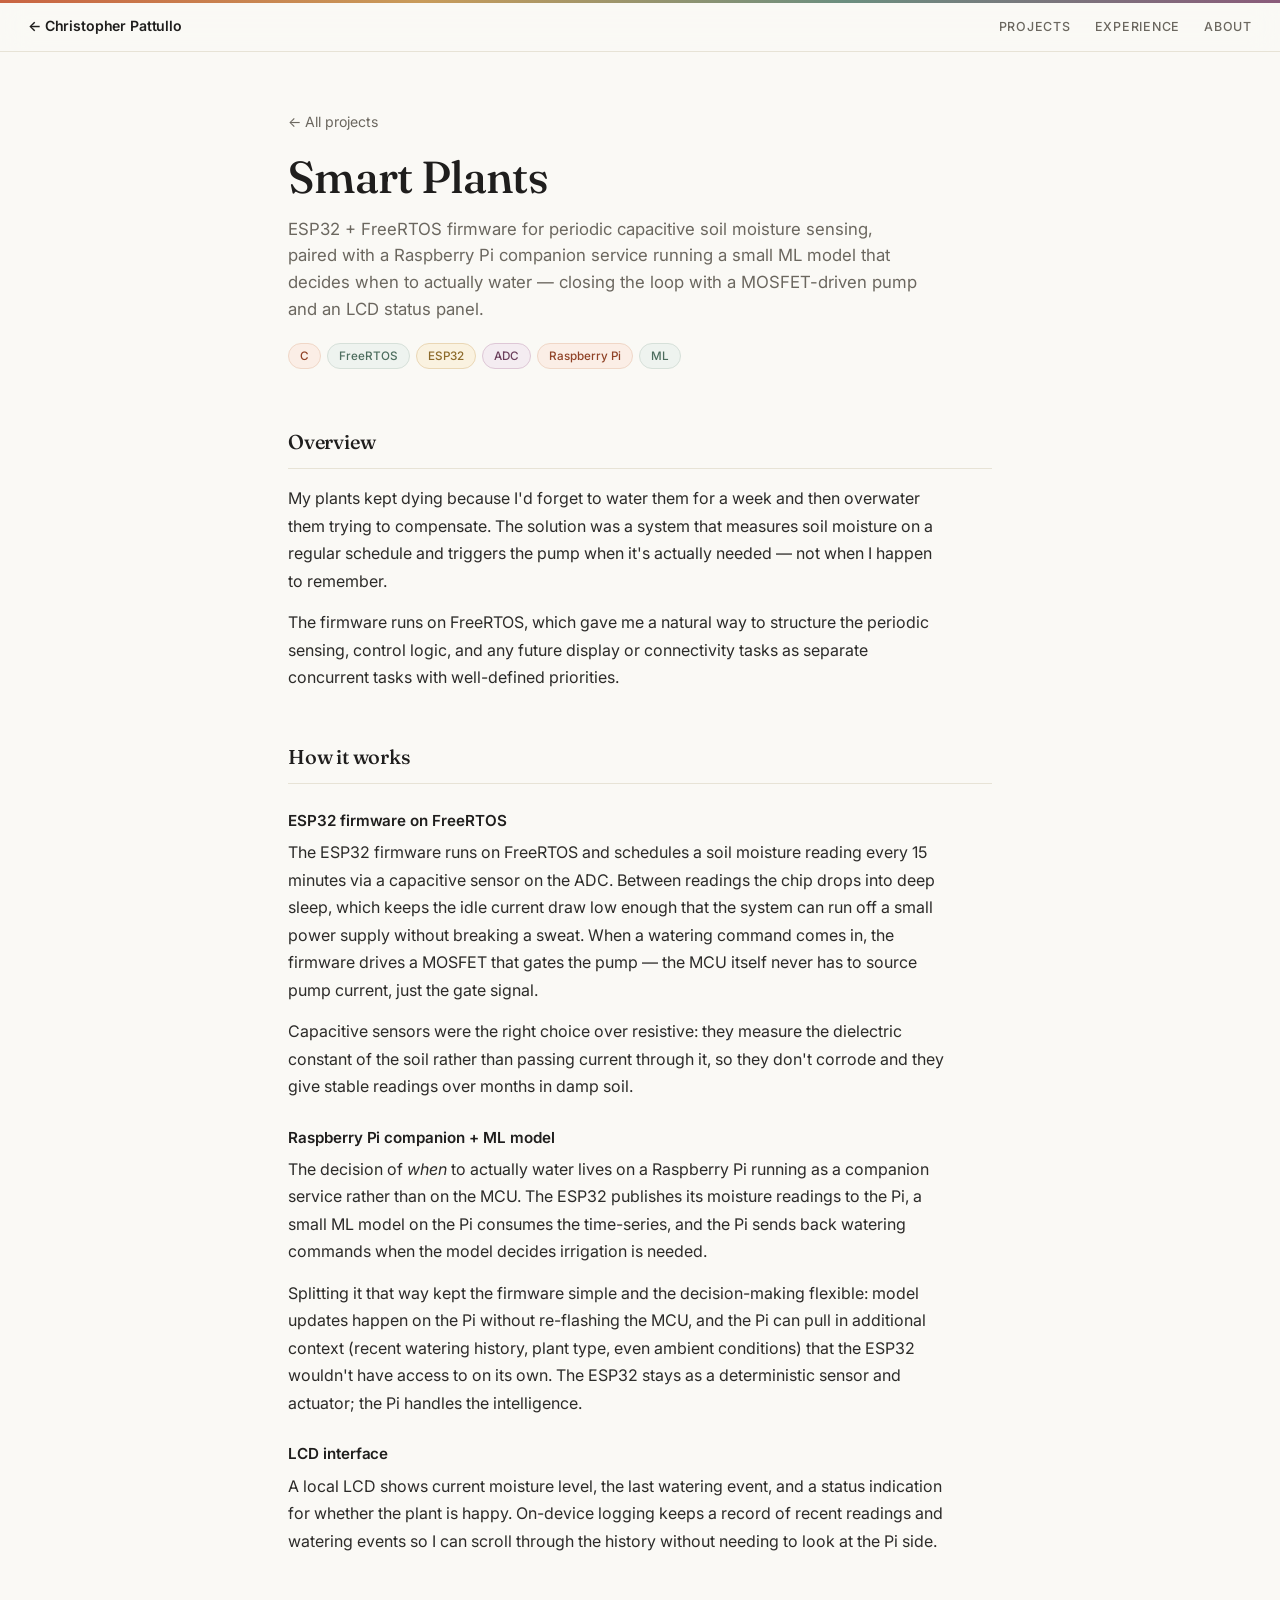
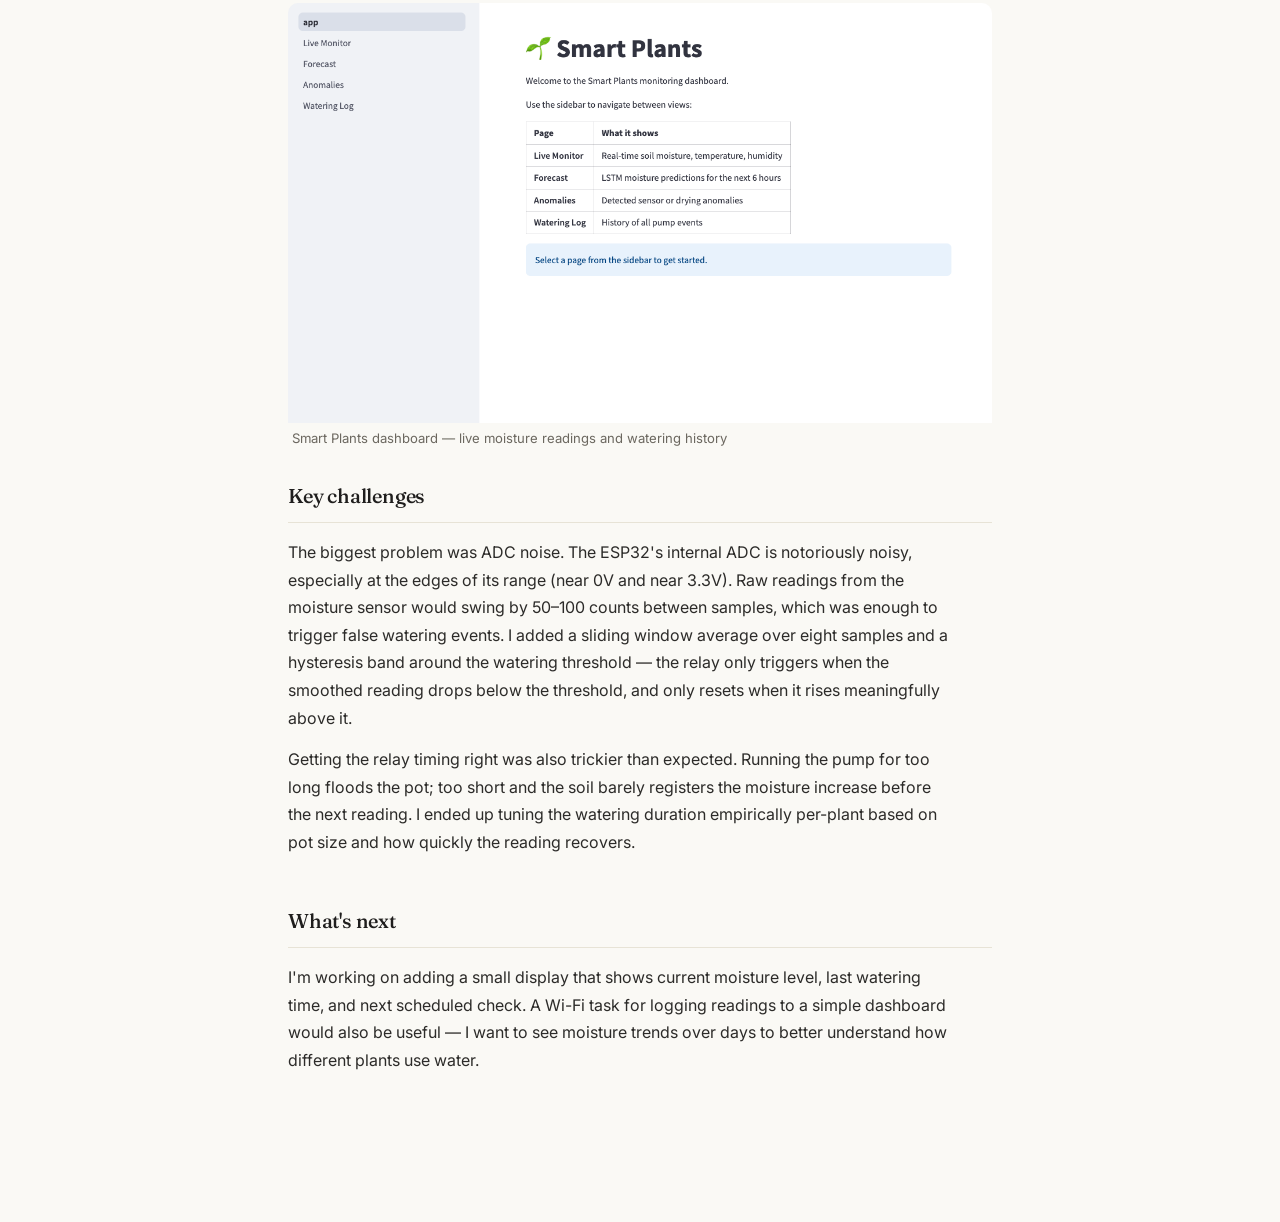
<file: projects/smart-plants.html>
<!doctype html>
<html lang="en">
  <head>
    <meta charset="utf-8" />
    <meta name="viewport" content="width=device-width, initial-scale=1" />
    <title>Smart Plants — Christopher Pattullo</title>
    <meta
      name="description"
      content="Automated soil moisture monitoring and watering system built on ESP32 with FreeRTOS."
    />
    <link rel="preconnect" href="https://fonts.googleapis.com" />
    <link rel="preconnect" href="https://fonts.gstatic.com" crossorigin />
    <link
      href="https://fonts.googleapis.com/css2?family=Fraunces:opsz,wght@9..144,400;9..144,500;9..144,600&family=Inter:wght@400;500;600&display=swap"
      rel="stylesheet"
    />
    <link rel="stylesheet" href="../styles.css?v=2026-04-25b" />
  </head>
  <body>

    <nav class="sticky-nav" aria-label="Site navigation">
      <a class="nav-back" href="../index.html">← Christopher Pattullo</a>
      <ul class="nav-links">
        <li><a href="../index.html#projects">Projects</a></li>
        <li><a href="../index.html#experience">Experience</a></li>
        <li><a href="../index.html#about">About</a></li>
      </ul>
    </nav>

    <main class="page project-page">

      <header class="project-hero">
        <a class="project-back" href="../index.html#projects">← All projects</a>
        <h1>Smart Plants</h1>
        <p class="project-tagline">
          ESP32 + FreeRTOS firmware for periodic capacitive soil moisture
          sensing, paired with a Raspberry Pi companion service running a
          small ML model that decides when to actually water — closing
          the loop with a MOSFET-driven pump and an LCD status panel.
        </p>
        <div class="tags">
          <span class="tag">C</span>
          <span class="tag">FreeRTOS</span>
          <span class="tag">ESP32</span>
          <span class="tag">ADC</span>
          <span class="tag">Raspberry Pi</span>
          <span class="tag">ML</span>
        </div>
      </header>

      <section class="project-section">
        <h2>Overview</h2>
        <p>
          My plants kept dying because I'd forget to water them for a week
          and then overwater them trying to compensate. The solution was a
          system that measures soil moisture on a regular schedule and triggers
          the pump when it's actually needed — not when I happen to remember.
        </p>
        <p>
          The firmware runs on FreeRTOS, which gave me a natural way to
          structure the periodic sensing, control logic, and any future display
          or connectivity tasks as separate concurrent tasks with well-defined
          priorities.
        </p>
      </section>

      <section class="project-section">
        <h2>How it works</h2>

        <h3>ESP32 firmware on FreeRTOS</h3>
        <p>
          The ESP32 firmware runs on FreeRTOS and schedules a soil
          moisture reading every 15 minutes via a capacitive sensor on
          the ADC. Between readings the chip drops into deep sleep,
          which keeps the idle current draw low enough that the system
          can run off a small power supply without breaking a sweat.
          When a watering command comes in, the firmware drives a
          MOSFET that gates the pump — the MCU itself never has to
          source pump current, just the gate signal.
        </p>
        <p>
          Capacitive sensors were the right choice over resistive: they
          measure the dielectric constant of the soil rather than
          passing current through it, so they don't corrode and they
          give stable readings over months in damp soil.
        </p>

        <h3>Raspberry Pi companion + ML model</h3>
        <p>
          The decision of <em>when</em> to actually water lives on a
          Raspberry Pi running as a companion service rather than on
          the MCU. The ESP32 publishes its moisture readings to the Pi,
          a small ML model on the Pi consumes the time-series, and the
          Pi sends back watering commands when the model decides
          irrigation is needed.
        </p>
        <p>
          Splitting it that way kept the firmware simple and the
          decision-making flexible: model updates happen on the Pi
          without re-flashing the MCU, and the Pi can pull in
          additional context (recent watering history, plant type,
          even ambient conditions) that the ESP32 wouldn't have access
          to on its own. The ESP32 stays as a deterministic sensor
          and actuator; the Pi handles the intelligence.
        </p>

        <h3>LCD interface</h3>
        <p>
          A local LCD shows current moisture level, the last watering
          event, and a status indication for whether the plant is
          happy. On-device logging keeps a record of recent readings
          and watering events so I can scroll through the history
          without needing to look at the Pi side.
        </p>
      </section>

      <div class="media-grid">
        <figure class="media-slot media-slot--wide">
          <img
            src="../photos/SmartPlantsGUI.png"
            alt="Smart Plants dashboard showing moisture readings and status"
            loading="lazy"
            decoding="async">
          <figcaption>Smart Plants dashboard — live moisture readings and watering history</figcaption>
        </figure>
      </div>

      <section class="project-section">
        <h2>Key challenges</h2>
        <p>
          The biggest problem was ADC noise. The ESP32's internal ADC is
          notoriously noisy, especially at the edges of its range (near 0V and
          near 3.3V). Raw readings from the moisture sensor would swing by 50–100
          counts between samples, which was enough to trigger false
          watering events. I added a sliding window average over eight samples
          and a hysteresis band around the watering threshold — the relay only
          triggers when the smoothed reading drops below the threshold, and
          only resets when it rises meaningfully above it.
        </p>
        <p>
          Getting the relay timing right was also trickier than expected.
          Running the pump for too long floods the pot; too short and the soil
          barely registers the moisture increase before the next reading.
          I ended up tuning the watering duration empirically per-plant based
          on pot size and how quickly the reading recovers.
        </p>
      </section>

      <section class="project-section">
        <h2>What's next</h2>
        <p>
          I'm working on adding a small display that shows current moisture
          level, last watering time, and next scheduled check. A Wi-Fi task
          for logging readings to a simple dashboard would also be useful —
          I want to see moisture trends over days to better understand how
          different plants use water.
        </p>
      </section>

    </main>
  </body>
</html>
</file>
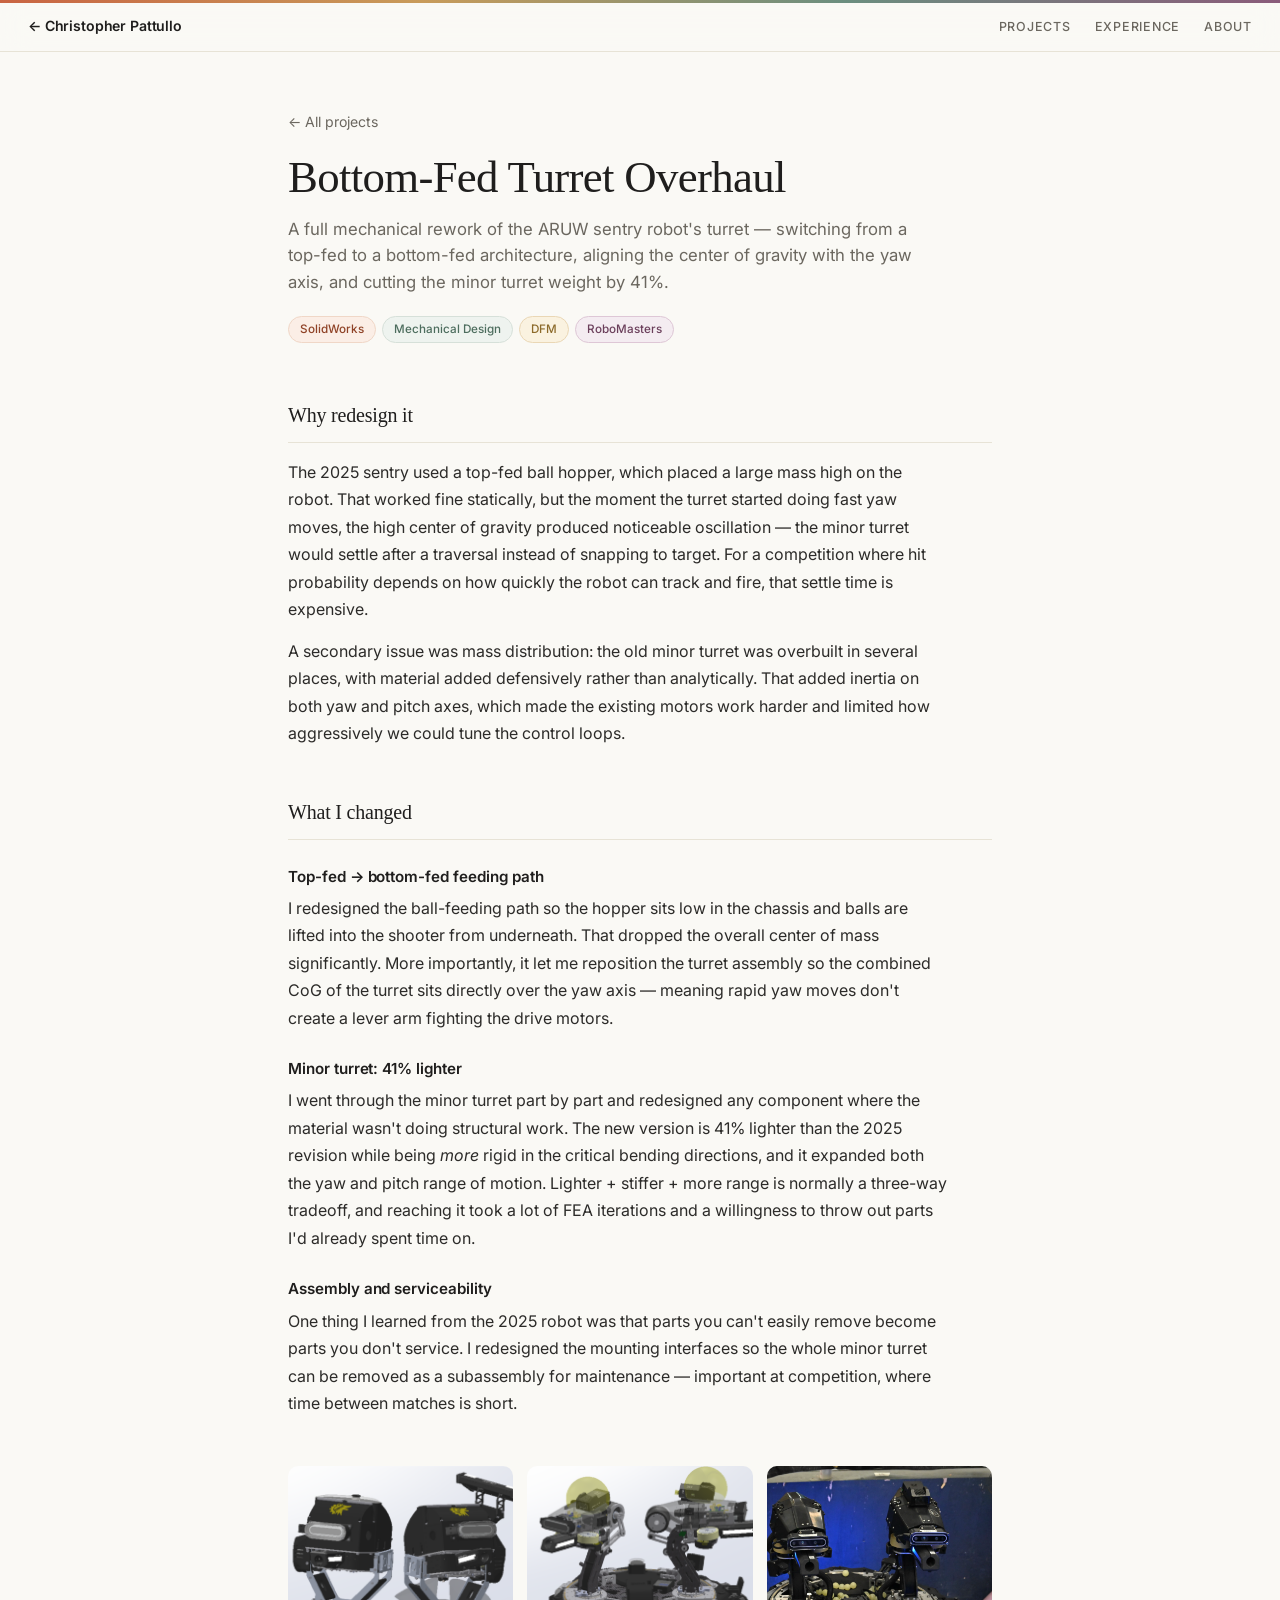
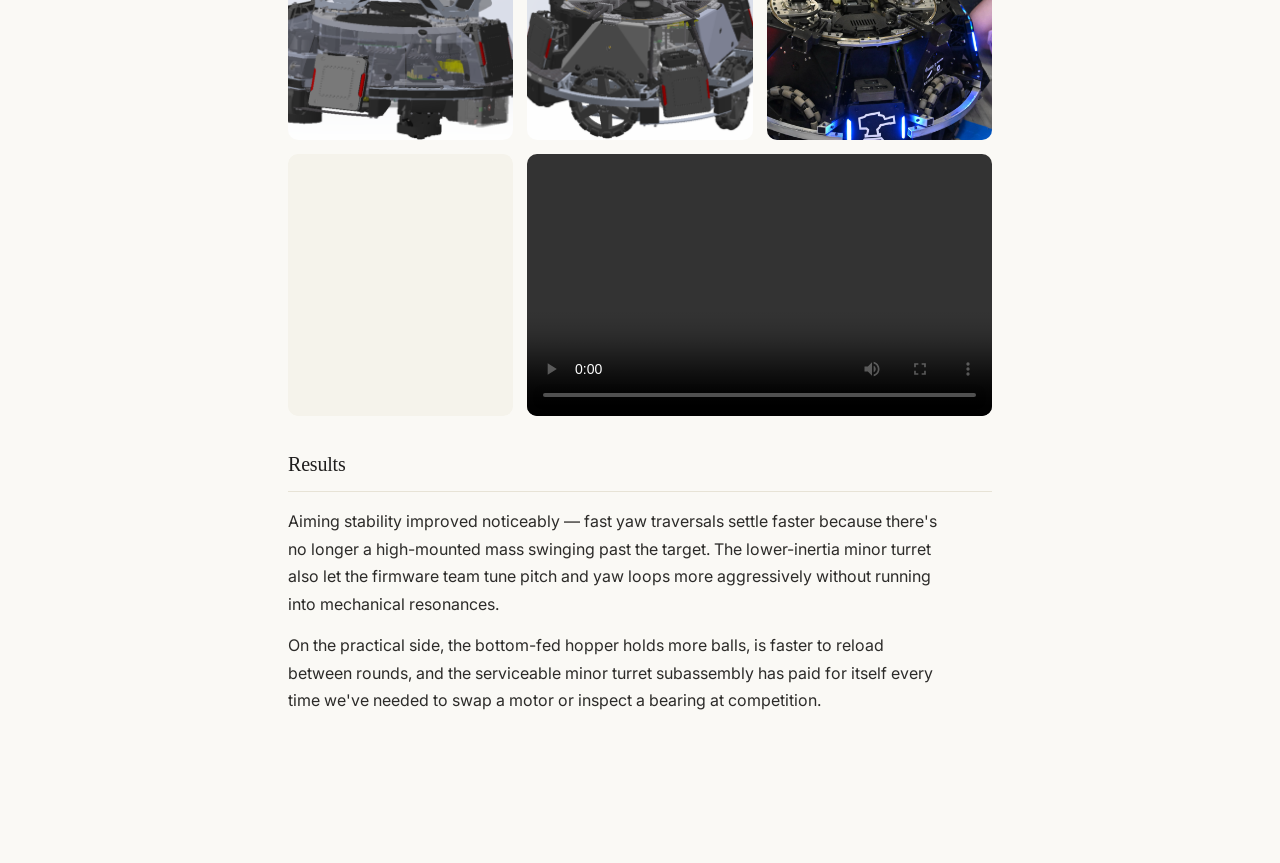
<file: projects/turret-overhaul.html>
<!doctype html>
<html lang="en">
  <head>
    <meta charset="utf-8" />
    <meta name="viewport" content="width=device-width, initial-scale=1" />
    <title>Bottom-Fed Turret Overhaul — Christopher Pattullo</title>
    <meta
      name="description"
      content="Mechanical redesign of the ARUW sentry robot turret: top-fed to bottom-fed architecture, center-of-gravity alignment with the yaw axis, and a 41% lighter minor turret with expanded range of motion."
    />
    <link rel="preconnect" href="https://fonts.googleapis.com" />
    <link rel="preconnect" href="https://fonts.gstatic.com" crossorigin />
    <link
      href="https://fonts.googleapis.com/css2?family=Inter:wght@400;500;600&family=JetBrains+Mono:wght@400;500;600;700&display=swap"
      rel="stylesheet"
    />
    <link rel="stylesheet" href="../styles.css?v=2026-04-25b" />
  </head>
  <body>

    <nav class="sticky-nav" aria-label="Site navigation">
      <a class="nav-back" href="../index.html">← Christopher Pattullo</a>
      <ul class="nav-links">
        <li><a href="../index.html#projects">Projects</a></li>
        <li><a href="../index.html#experience">Experience</a></li>
        <li><a href="../index.html#about">About</a></li>
      </ul>
    </nav>

    <main class="page project-page">

      <header class="project-hero">
        <a class="project-back" href="../index.html#projects">← All projects</a>
        <h1>Bottom-Fed Turret Overhaul</h1>
        <p class="project-tagline">
          A full mechanical rework of the ARUW sentry robot's turret —
          switching from a top-fed to a bottom-fed architecture, aligning the
          center of gravity with the yaw axis, and cutting the minor turret
          weight by 41%.
        </p>
        <div class="tags">
          <span class="tag">SolidWorks</span>
          <span class="tag">Mechanical Design</span>
          <span class="tag">DFM</span>
          <span class="tag">RoboMasters</span>
        </div>
      </header>

      <section class="project-section">
        <h2>Why redesign it</h2>
        <p>
          The 2025 sentry used a top-fed ball hopper, which placed a large
          mass high on the robot. That worked fine statically, but the moment
          the turret started doing fast yaw moves, the high center of gravity
          produced noticeable oscillation — the minor turret would settle after
          a traversal instead of snapping to target. For a competition where
          hit probability depends on how quickly the robot can track and fire,
          that settle time is expensive.
        </p>
        <p>
          A secondary issue was mass distribution: the old minor turret was
          overbuilt in several places, with material added defensively rather
          than analytically. That added inertia on both yaw and pitch axes,
          which made the existing motors work harder and limited how
          aggressively we could tune the control loops.
        </p>
      </section>

      <section class="project-section">
        <h2>What I changed</h2>

        <h3>Top-fed → bottom-fed feeding path</h3>
        <p>
          I redesigned the ball-feeding path so the hopper sits low in the
          chassis and balls are lifted into the shooter from underneath. That
          dropped the overall center of mass significantly. More importantly,
          it let me reposition the turret assembly so the combined CoG of the
          turret sits directly over the yaw axis — meaning rapid yaw moves
          don't create a lever arm fighting the drive motors.
        </p>

        <h3>Minor turret: 41% lighter</h3>
        <p>
          I went through the minor turret part by part and redesigned any
          component where the material wasn't doing structural work. The new
          version is 41% lighter than the 2025 revision while being <em>more</em>
          rigid in the critical bending directions, and it expanded both the
          yaw and pitch range of motion. Lighter + stiffer + more range is
          normally a three-way tradeoff, and reaching it took a lot of FEA
          iterations and a willingness to throw out parts I'd already spent
          time on.
        </p>

        <h3>Assembly and serviceability</h3>
        <p>
          One thing I learned from the 2025 robot was that parts you can't
          easily remove become parts you don't service. I redesigned the
          mounting interfaces so the whole minor turret can be removed as a
          subassembly for maintenance — important at competition, where time
          between matches is short.
        </p>
      </section>

      <div class="media-grid media-grid--3">
        <figure class="media-slot">
          <img
            src="../photos/2025SentryCad.png"
            alt="2025 ARUW sentry robot CAD model"
            loading="lazy"
            decoding="async">
          <figcaption>2025 sentry — top-fed architecture</figcaption>
        </figure>
        <figure class="media-slot">
          <img
            src="../photos/2026SentryCad.png"
            alt="2026 ARUW sentry robot CAD model"
            loading="lazy"
            decoding="async">
          <figcaption>2026 sentry — bottom-fed redesign</figcaption>
        </figure>
        <figure class="media-slot">
          <img
            src="../photos/2026CompletedSentry.PNG"
            alt="Completed 2026 ARUW sentry robot"
            loading="lazy"
            decoding="async">
          <figcaption>2026 sentry — assembled</figcaption>
        </figure>
        <figure class="media-slot">
          <video
            src="../videos/SentryMinorNeck_Proto.MP4"
            autoplay
            muted
            loop
            playsinline
            preload="metadata"
            aria-label="Minor neck turret prototype in motion">
          </video>
          <figcaption>Minor neck prototype — bench test</figcaption>
        </figure>
        <figure class="media-slot media-slot--wide">
          <video
            src="../videos/SentryMatchPerformance.mp4"
            controls
            preload="metadata"
            aria-label="ARUW sentry during a RoboMasters match">
            Your browser can't play this video format.
            <a href="../videos/SentryMatchPerformance.mp4">Download the video</a>.
          </video>
          <figcaption>Match performance</figcaption>
        </figure>
      </div>

      <section class="project-section">
        <h2>Results</h2>
        <p>
          Aiming stability improved noticeably — fast yaw traversals settle
          faster because there's no longer a high-mounted mass swinging past
          the target. The lower-inertia minor turret also let the firmware
          team tune pitch and yaw loops more aggressively without running into
          mechanical resonances.
        </p>
        <p>
          On the practical side, the bottom-fed hopper holds more balls, is
          faster to reload between rounds, and the serviceable minor turret
          subassembly has paid for itself every time we've needed to swap a
          motor or inspect a bearing at competition.
        </p>
      </section>

    </main>
  </body>
</html>
</file>
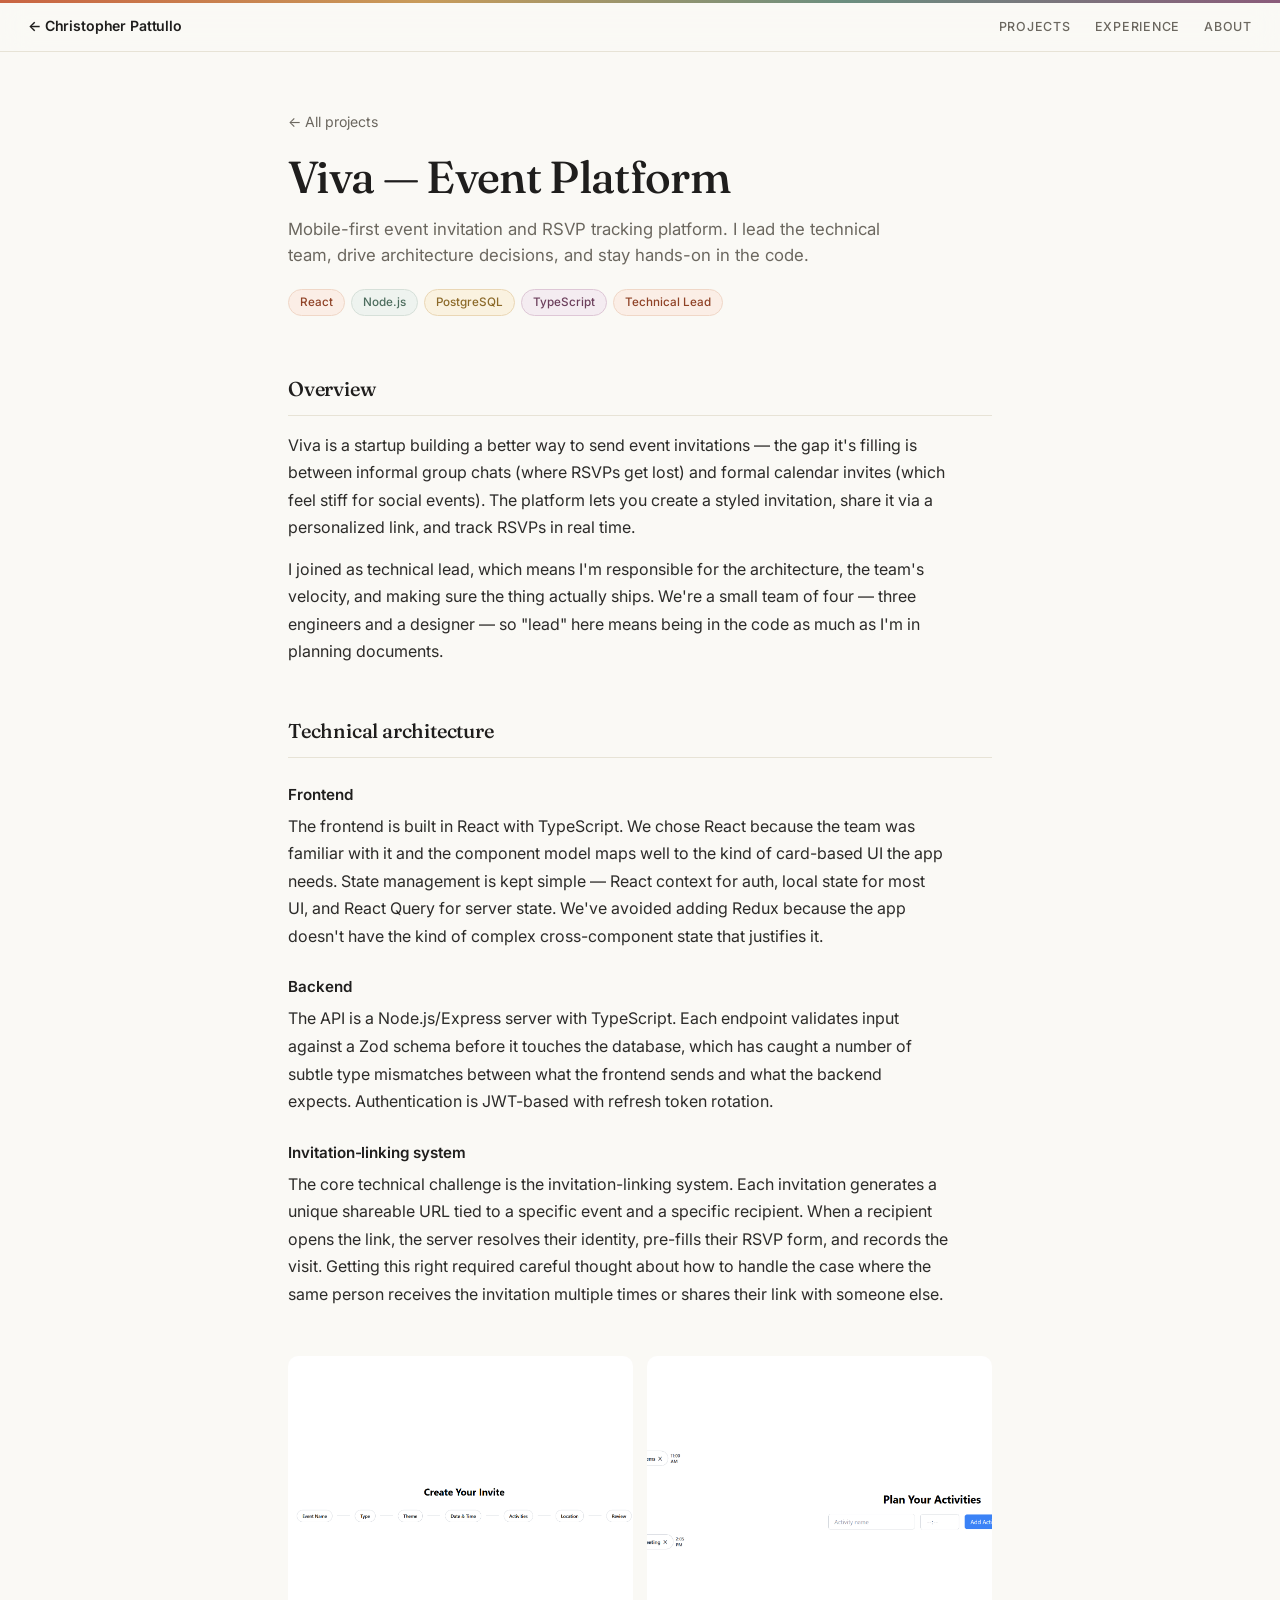
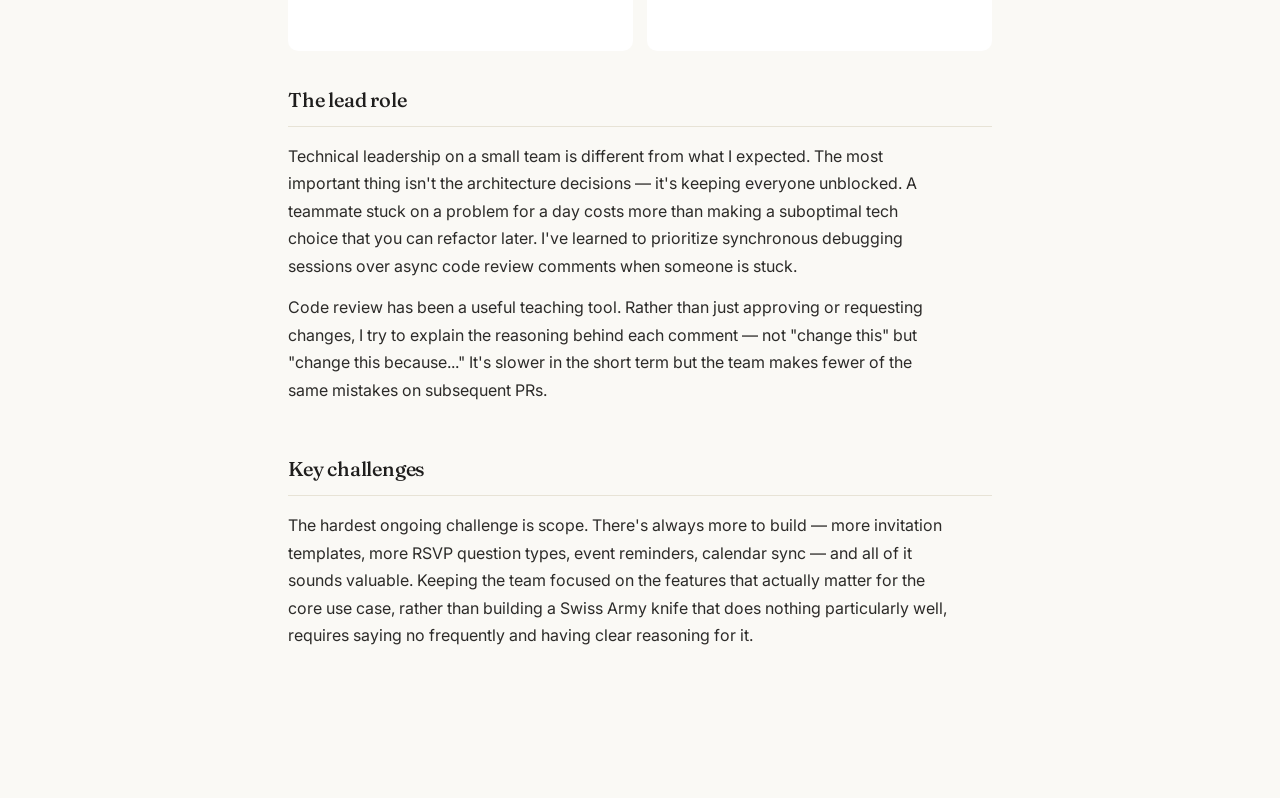
<file: projects/viva.html>
<!doctype html>
<html lang="en">
  <head>
    <meta charset="utf-8" />
    <meta name="viewport" content="width=device-width, initial-scale=1" />
    <title>Viva — Christopher Pattullo</title>
    <meta
      name="description"
      content="Technical lead for Viva, a mobile-first event invitation and RSVP platform."
    />
    <link rel="preconnect" href="https://fonts.googleapis.com" />
    <link rel="preconnect" href="https://fonts.gstatic.com" crossorigin />
    <link
      href="https://fonts.googleapis.com/css2?family=Fraunces:opsz,wght@9..144,400;9..144,500;9..144,600&family=Inter:wght@400;500;600&display=swap"
      rel="stylesheet"
    />
    <link rel="stylesheet" href="../styles.css?v=2026-04-25b" />
  </head>
  <body>

    <nav class="sticky-nav" aria-label="Site navigation">
      <a class="nav-back" href="../index.html">← Christopher Pattullo</a>
      <ul class="nav-links">
        <li><a href="../index.html#projects">Projects</a></li>
        <li><a href="../index.html#experience">Experience</a></li>
        <li><a href="../index.html#about">About</a></li>
      </ul>
    </nav>

    <main class="page project-page">

      <header class="project-hero">
        <a class="project-back" href="../index.html#projects">← All projects</a>
        <h1>Viva — Event Platform</h1>
        <p class="project-tagline">
          Mobile-first event invitation and RSVP tracking platform. I lead
          the technical team, drive architecture decisions, and stay hands-on
          in the code.
        </p>
        <div class="tags">
          <span class="tag">React</span>
          <span class="tag">Node.js</span>
          <span class="tag">PostgreSQL</span>
          <span class="tag">TypeScript</span>
          <span class="tag">Technical Lead</span>
        </div>
      </header>

      <section class="project-section">
        <h2>Overview</h2>
        <p>
          Viva is a startup building a better way to send event invitations —
          the gap it's filling is between informal group chats (where RSVPs
          get lost) and formal calendar invites (which feel stiff for social
          events). The platform lets you create a styled invitation, share it
          via a personalized link, and track RSVPs in real time.
        </p>
        <p>
          I joined as technical lead, which means I'm responsible for the
          architecture, the team's velocity, and making sure the thing
          actually ships. We're a small team of four — three engineers and a
          designer — so "lead" here means being in the code as much as I'm
          in planning documents.
        </p>
      </section>

      <section class="project-section">
        <h2>Technical architecture</h2>

        <h3>Frontend</h3>
        <p>
          The frontend is built in React with TypeScript. We chose React
          because the team was familiar with it and the component model maps
          well to the kind of card-based UI the app needs. State management
          is kept simple — React context for auth, local state for most
          UI, and React Query for server state. We've avoided adding Redux
          because the app doesn't have the kind of complex cross-component
          state that justifies it.
        </p>

        <h3>Backend</h3>
        <p>
          The API is a Node.js/Express server with TypeScript. Each endpoint
          validates input against a Zod schema before it touches the database,
          which has caught a number of subtle type mismatches between what the
          frontend sends and what the backend expects. Authentication is
          JWT-based with refresh token rotation.
        </p>

        <h3>Invitation-linking system</h3>
        <p>
          The core technical challenge is the invitation-linking system. Each
          invitation generates a unique shareable URL tied to a specific event
          and a specific recipient. When a recipient opens the link, the server
          resolves their identity, pre-fills their RSVP form, and records the
          visit. Getting this right required careful thought about how to
          handle the case where the same person receives the invitation multiple
          times or shares their link with someone else.
        </p>
      </section>

      <div class="media-grid">
        <figure class="media-slot">
          <img
            src="../photos/VivaHomepage.png"
            alt="Viva app homepage"
            loading="lazy"
            decoding="async">
          <figcaption>Homepage</figcaption>
        </figure>
        <figure class="media-slot">
          <img
            src="../photos/VivaActivitiesPage.png"
            alt="Viva activities and event browsing page"
            loading="lazy"
            decoding="async">
          <figcaption>Activities &amp; events view</figcaption>
        </figure>
      </div>

      <section class="project-section">
        <h2>The lead role</h2>
        <p>
          Technical leadership on a small team is different from what I
          expected. The most important thing isn't the architecture decisions —
          it's keeping everyone unblocked. A teammate stuck on a problem for
          a day costs more than making a suboptimal tech choice that you can
          refactor later. I've learned to prioritize synchronous debugging
          sessions over async code review comments when someone is stuck.
        </p>
        <p>
          Code review has been a useful teaching tool. Rather than just
          approving or requesting changes, I try to explain the reasoning
          behind each comment — not "change this" but "change this because..."
          It's slower in the short term but the team makes fewer of the same
          mistakes on subsequent PRs.
        </p>
      </section>

      <section class="project-section">
        <h2>Key challenges</h2>
        <p>
          The hardest ongoing challenge is scope. There's always more to build
          — more invitation templates, more RSVP question types, event
          reminders, calendar sync — and all of it sounds valuable. Keeping the
          team focused on the features that actually matter for the core use
          case, rather than building a Swiss Army knife that does nothing
          particularly well, requires saying no frequently and having clear
          reasoning for it.
        </p>
      </section>

    </main>
  </body>
</html>
</file>
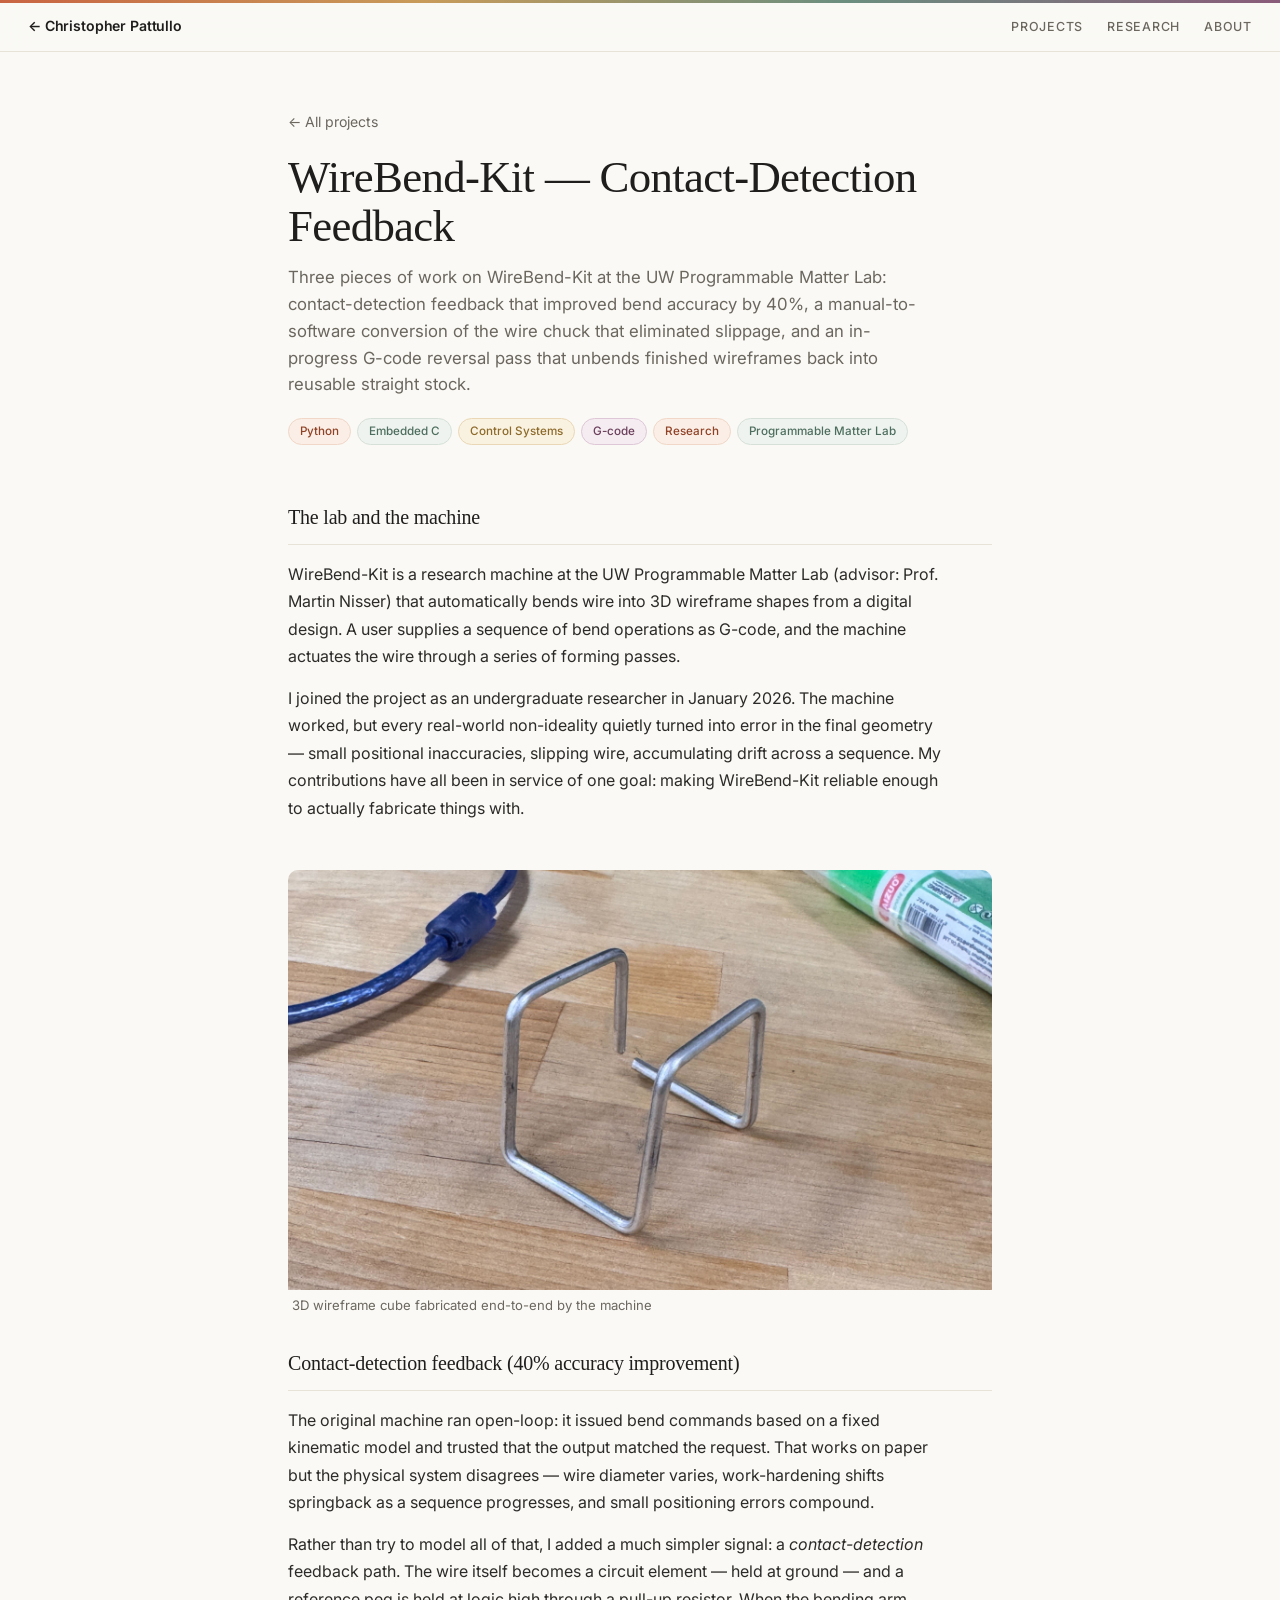
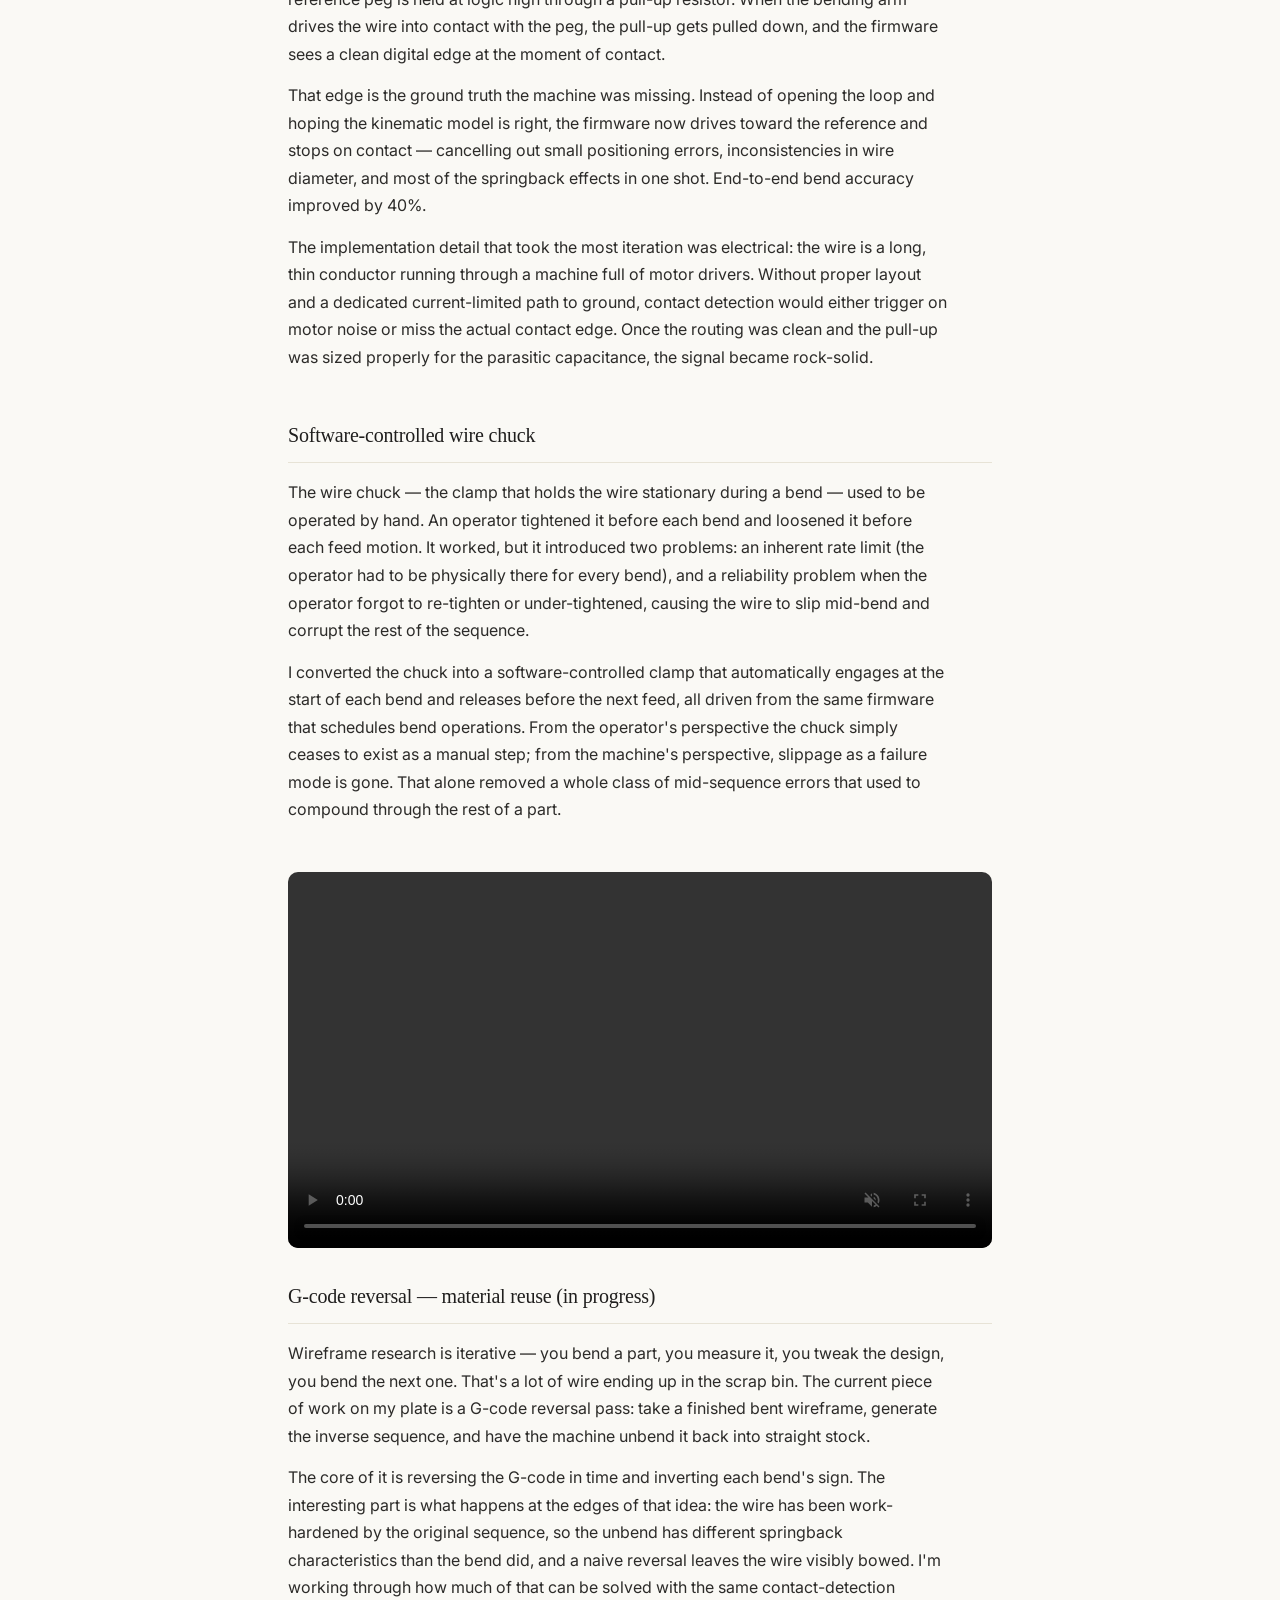
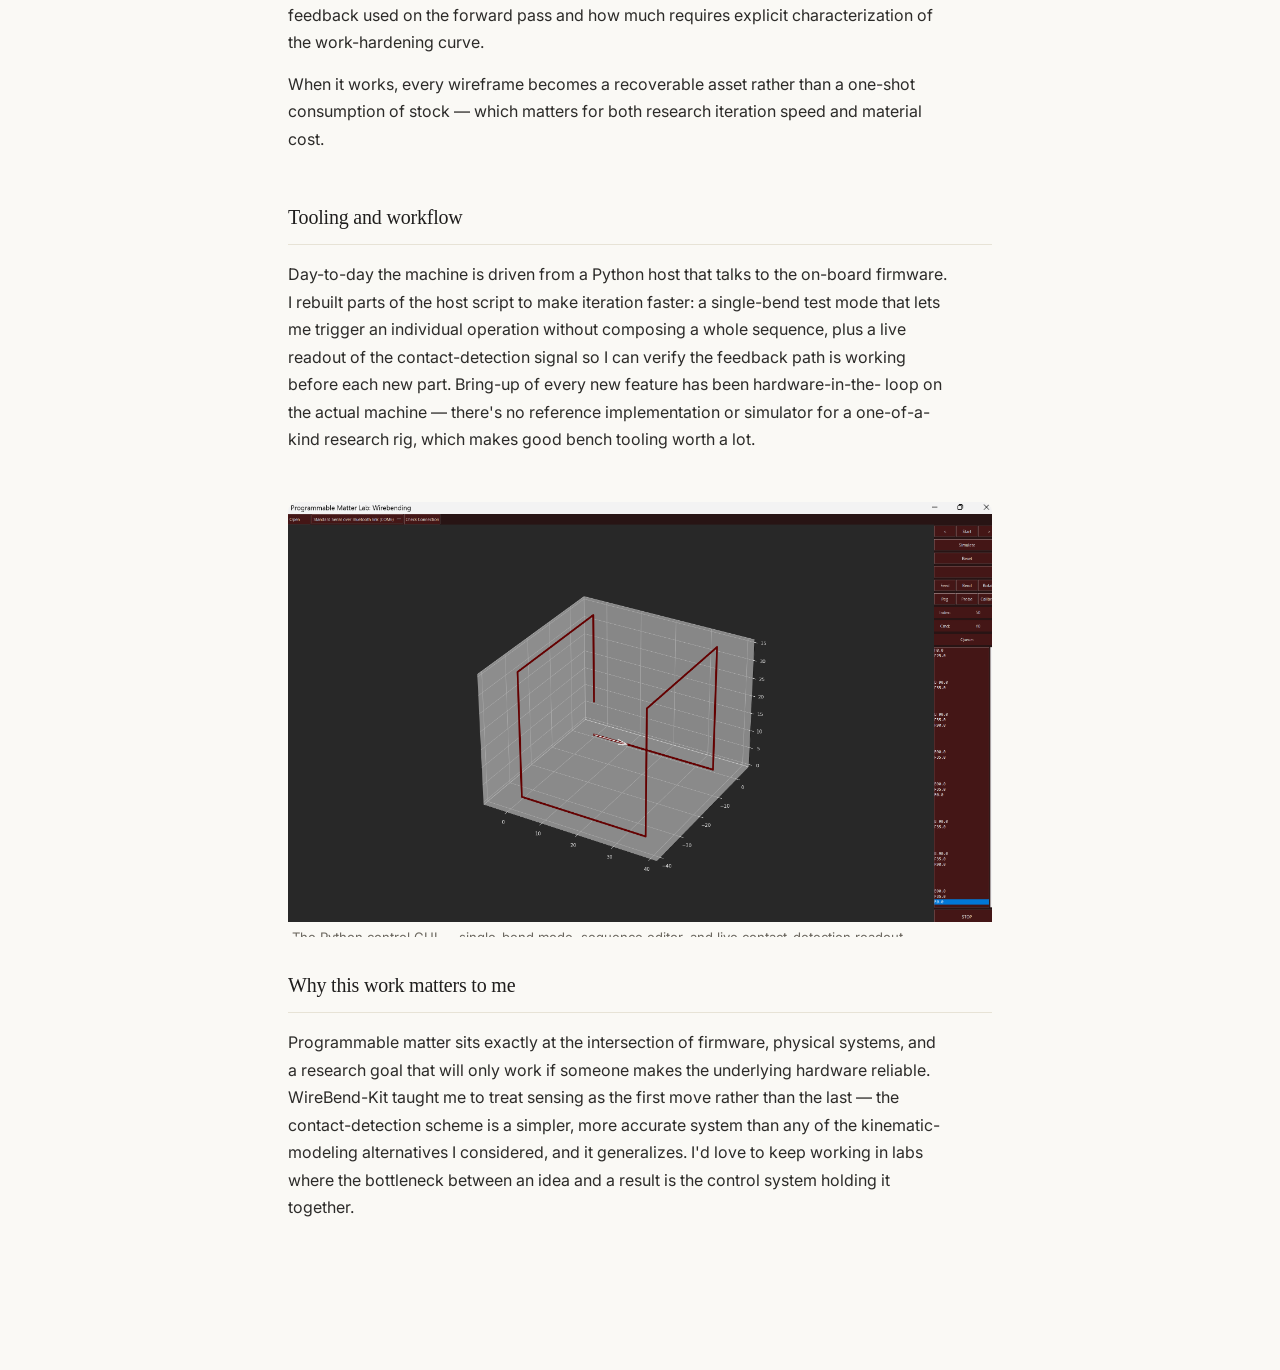
<file: projects/wirebend-kit.html>
<!doctype html>
<html lang="en">
  <head>
    <meta charset="utf-8" />
    <meta name="viewport" content="width=device-width, initial-scale=1" />
    <title>WireBend-Kit — Christopher Pattullo</title>
    <meta
      name="description"
      content="Contact-detection feedback, a software-controlled wire chuck, and a G-code reversal pass for the WireBend-Kit machine at the UW Programmable Matter Lab."
    />
    <link rel="preconnect" href="https://fonts.googleapis.com" />
    <link rel="preconnect" href="https://fonts.gstatic.com" crossorigin />
    <link
      href="https://fonts.googleapis.com/css2?family=Inter:wght@400;500;600&family=JetBrains+Mono:wght@400;500;600;700&display=swap"
      rel="stylesheet"
    />
    <link rel="stylesheet" href="../styles.css?v=2026-04-25b" />
  </head>
  <body>

    <nav class="sticky-nav" aria-label="Site navigation">
      <a class="nav-back" href="../index.html">← Christopher Pattullo</a>
      <ul class="nav-links">
        <li><a href="../index.html#projects">Projects</a></li>
        <li><a href="../index.html#research">Research</a></li>
        <li><a href="../index.html#about">About</a></li>
      </ul>
    </nav>

    <main class="page project-page">

      <header class="project-hero">
        <a class="project-back" href="../index.html#projects">← All projects</a>
        <h1>WireBend-Kit — Contact-Detection Feedback</h1>
        <p class="project-tagline">
          Three pieces of work on WireBend-Kit at the UW Programmable Matter
          Lab: contact-detection feedback that improved bend accuracy by 40%,
          a manual-to-software conversion of the wire chuck that eliminated
          slippage, and an in-progress G-code reversal pass that unbends
          finished wireframes back into reusable straight stock.
        </p>
        <div class="tags">
          <span class="tag">Python</span>
          <span class="tag">Embedded C</span>
          <span class="tag">Control Systems</span>
          <span class="tag">G-code</span>
          <span class="tag">Research</span>
          <span class="tag">Programmable Matter Lab</span>
        </div>
      </header>

      <section class="project-section">
        <h2>The lab and the machine</h2>
        <p>
          WireBend-Kit is a research machine at the UW Programmable Matter
          Lab (advisor: Prof. Martin Nisser) that automatically bends wire
          into 3D wireframe shapes from a digital design. A user supplies
          a sequence of bend operations as G-code, and the machine
          actuates the wire through a series of forming passes.
        </p>
        <p>
          I joined the project as an undergraduate researcher in January
          2026. The machine worked, but every real-world non-ideality
          quietly turned into error in the final geometry — small
          positional inaccuracies, slipping wire, accumulating drift across
          a sequence. My contributions have all been in service of one
          goal: making WireBend-Kit reliable enough to actually fabricate
          things with.
        </p>
      </section>

      <div class="media-grid">
        <figure class="media-slot media-slot--wide">
          <img
            src="../photos/Programmable_Matter_BentCube.jpg"
            alt="A 3D wireframe cube fabricated by WireBend-Kit"
            loading="lazy"
            decoding="async">
          <figcaption>3D wireframe cube fabricated end-to-end by the machine</figcaption>
        </figure>
      </div>

      <section class="project-section">
        <h2>Contact-detection feedback (40% accuracy improvement)</h2>
        <p>
          The original machine ran open-loop: it issued bend commands
          based on a fixed kinematic model and trusted that the output
          matched the request. That works on paper but the physical
          system disagrees — wire diameter varies, work-hardening shifts
          springback as a sequence progresses, and small positioning
          errors compound.
        </p>
        <p>
          Rather than try to model all of that, I added a much simpler
          signal: a <em>contact-detection</em> feedback path. The wire
          itself becomes a circuit element — held at ground — and a
          reference peg is held at logic high through a pull-up resistor.
          When the bending arm drives the wire into contact with the peg,
          the pull-up gets pulled down, and the firmware sees a clean
          digital edge at the moment of contact.
        </p>
        <p>
          That edge is the ground truth the machine was missing. Instead
          of opening the loop and hoping the kinematic model is right,
          the firmware now drives toward the reference and stops on
          contact — cancelling out small positioning errors,
          inconsistencies in wire diameter, and most of the
          springback effects in one shot. End-to-end bend accuracy
          improved by 40%.
        </p>
        <p>
          The implementation detail that took the most iteration was
          electrical: the wire is a long, thin conductor running through
          a machine full of motor drivers. Without proper layout and a
          dedicated current-limited path to ground, contact detection
          would either trigger on motor noise or miss the actual contact
          edge. Once the routing was clean and the pull-up was sized
          properly for the parasitic capacitance, the signal became
          rock-solid.
        </p>
      </section>

      <section class="project-section">
        <h2>Software-controlled wire chuck</h2>
        <p>
          The wire chuck — the clamp that holds the wire stationary
          during a bend — used to be operated by hand. An operator
          tightened it before each bend and loosened it before each feed
          motion. It worked, but it introduced two problems: an inherent
          rate limit (the operator had to be physically there for every
          bend), and a reliability problem when the operator forgot to
          re-tighten or under-tightened, causing the wire to slip
          mid-bend and corrupt the rest of the sequence.
        </p>
        <p>
          I converted the chuck into a software-controlled clamp that
          automatically engages at the start of each bend and releases
          before the next feed, all driven from the same firmware that
          schedules bend operations. From the operator's perspective the
          chuck simply ceases to exist as a manual step; from the
          machine's perspective, slippage as a failure mode is gone.
          That alone removed a whole class of mid-sequence errors that
          used to compound through the rest of a part.
        </p>
      </section>

      <div class="media-grid">
        <figure class="media-slot media-slot--wide">
          <video
            src="../videos/WireBendingTest_4x.mp4"
            controls
            autoplay
            muted
            loop
            playsinline
            preload="metadata"
            aria-label="WireBend-Kit performing a bend sequence (sped up 4x)">
            Your browser can't play this video format.
            <a href="../videos/WireBendingTest_4x.mp4">Download the video</a>.
          </video>
          <figcaption>WireBend-Kit running a bend sequence (sped up 4×)</figcaption>
        </figure>
      </div>

      <section class="project-section">
        <h2>G-code reversal — material reuse (in progress)</h2>
        <p>
          Wireframe research is iterative — you bend a part, you measure
          it, you tweak the design, you bend the next one. That's a lot
          of wire ending up in the scrap bin. The current piece of work
          on my plate is a G-code reversal pass: take a finished bent
          wireframe, generate the inverse sequence, and have the machine
          unbend it back into straight stock.
        </p>
        <p>
          The core of it is reversing the G-code in time and inverting
          each bend's sign. The interesting part is what happens at the
          edges of that idea: the wire has been work-hardened by the
          original sequence, so the unbend has different springback
          characteristics than the bend did, and a naive reversal leaves
          the wire visibly bowed. I'm working through how much of that
          can be solved with the same contact-detection feedback used
          on the forward pass and how much requires explicit
          characterization of the work-hardening curve.
        </p>
        <p>
          When it works, every wireframe becomes a recoverable asset
          rather than a one-shot consumption of stock — which matters
          for both research iteration speed and material cost.
        </p>
      </section>

      <section class="project-section">
        <h2>Tooling and workflow</h2>
        <p>
          Day-to-day the machine is driven from a Python host that talks
          to the on-board firmware. I rebuilt parts of the host script
          to make iteration faster: a single-bend test mode that lets
          me trigger an individual operation without composing a whole
          sequence, plus a live readout of the contact-detection signal
          so I can verify the feedback path is working before each new
          part. Bring-up of every new feature has been hardware-in-the-
          loop on the actual machine — there's no reference
          implementation or simulator for a one-of-a-kind research rig,
          which makes good bench tooling worth a lot.
        </p>
      </section>

      <div class="media-grid">
        <figure class="media-slot media-slot--wide">
          <img
            src="../photos/WirebendingGUI.png"
            alt="WireBend-Kit Python control GUI"
            loading="lazy"
            decoding="async">
          <figcaption>The Python control GUI — single-bend mode, sequence editor, and live contact-detection readout</figcaption>
        </figure>
      </div>

      <section class="project-section">
        <h2>Why this work matters to me</h2>
        <p>
          Programmable matter sits exactly at the intersection of firmware,
          physical systems, and a research goal that will only work if
          someone makes the underlying hardware reliable. WireBend-Kit
          taught me to treat sensing as the first move rather than the
          last — the contact-detection scheme is a simpler, more accurate
          system than any of the kinematic-modeling alternatives I
          considered, and it generalizes. I'd love to keep working in
          labs where the bottleneck between an idea and a result is the
          control system holding it together.
        </p>
      </section>

    </main>
  </body>
</html>
</file>
<file: styles.css>
/* ============================================================
   Tokens
   ============================================================ */
:root {
  --bg:           #faf9f5;
  --surface:      #f5f3eb;
  --surface-alt:  #f0ede2;
  --border:       #e7e3d6;
  --border-mid:   #d4cfc0;
  --text:         #1f1e1d;
  --text-body:    #2c2b29;
  --muted:        #6b675f;

  /* Primary accent — copper */
  --accent:       #c96442;
  --accent-soft:  #d97757;
  --accent-ink:   #8f4226;   /* darker copper for text */
  --accent-tint:  #fbeee6;   /* very soft copper bg */
  --accent-edge:  #f0d7c7;   /* soft copper border */

  /* Secondary — sage */
  --sage:         #6b8e7f;
  --sage-ink:     #4d6d5e;
  --sage-tint:    #eef3ef;
  --sage-edge:    #d6e0d9;

  /* Tertiary — warm gold */
  --gold:         #c89b5a;
  --gold-ink:     #8c6a2a;
  --gold-tint:    #faf2e0;
  --gold-edge:    #ead7b5;

  /* Quaternary — dusty plum */
  --plum:         #8a5b7a;
  --plum-ink:     #6b3f5b;
  --plum-tint:    #f4ecf1;
  --plum-edge:    #dec7d6;

  --card-bg:      #ffffff;
  --max-width:    760px;
  --radius:       10px;
  --nav-h:        52px;
}

/* Thin rainbow stripe along the very top of the page */
body::before {
  content: "";
  position: fixed;
  top: 0;
  left: 0;
  right: 0;
  height: 3px;
  background: linear-gradient(
    90deg,
    var(--accent) 0%,
    var(--gold) 33%,
    var(--sage) 66%,
    var(--plum) 100%
  );
  z-index: 200;
  pointer-events: none;
}

/* ============================================================
   Reset & Base
   ============================================================ */
*, *::before, *::after {
  box-sizing: border-box;
}

html {
  scroll-behavior: smooth;
  /* offset anchor targets so sticky nav doesn't cover them */
  scroll-padding-top: calc(var(--nav-h) + 16px);
}

body {
  margin: 0;
  background: var(--bg);
  color: var(--text);
  font-family: "Inter", -apple-system, BlinkMacSystemFont, "Segoe UI",
    sans-serif;
  font-size: 16px;
  line-height: 1.65;
  -webkit-font-smoothing: antialiased;
  text-rendering: optimizeLegibility;
}

figure {
  margin: 0;
}

/* Real images and videos inside any figure fill the slot cleanly */
figure img,
figure video {
  display: block;
  width: 100%;
  height: 100%;
  object-fit: cover;
  object-position: center;
  background: var(--surface);
}

/* Square media templates — everything is cropped to a 1:1 square,
   centered on the middle of the image. Swap an <img> in and it just works. */
.card-media,
.card-media--featured,
.photo-slot {
  aspect-ratio: 1 / 1;
  overflow: hidden;
}

.card-media img,
.card-media video,
.card-media--featured img,
.card-media--featured video,
.photo-slot img,
.photo-slot video {
  width: 100%;
  height: 100%;
  object-fit: cover;
  object-position: center;
}

/* Embedded iframes (YouTube, Vimeo) — 16:9 responsive */
figure iframe {
  display: block;
  width: 100%;
  aspect-ratio: 16 / 9;
  border: 0;
  background: #000;
}

/* ============================================================
   Links
   ============================================================ */
a {
  color: var(--accent);
  text-decoration: none;
  border-bottom: 1px solid transparent;
  transition: color 120ms ease, border-color 120ms ease;
}

a:hover {
  color: var(--accent-soft);
  border-bottom-color: currentColor;
}

/* ============================================================
   Sticky Nav
   ============================================================ */
.sticky-nav {
  position: sticky;
  top: 0;
  z-index: 100;
  height: var(--nav-h);
  display: flex;
  align-items: center;
  justify-content: space-between;
  padding: 0 28px;
  background: rgba(250, 249, 245, 0.85);
  backdrop-filter: blur(14px);
  -webkit-backdrop-filter: blur(14px);
  border-bottom: 1px solid var(--border);
}

.nav-name {
  font-size: 0.88rem;
  font-weight: 600;
  letter-spacing: -0.01em;
  color: var(--text);
}

.nav-links {
  list-style: none;
  margin: 0;
  padding: 0;
  display: flex;
  gap: 24px;
}

.nav-links a {
  font-size: 0.78rem;
  font-weight: 500;
  letter-spacing: 0.06em;
  text-transform: uppercase;
  color: var(--muted);
  border-bottom: none;
  transition: color 120ms ease;
}

.nav-links a:hover {
  color: var(--accent);
  border-bottom: none;
}

/* ============================================================
   Page Container
   ============================================================ */
.page {
  max-width: var(--max-width);
  margin: 0 auto;
  padding: 72px 28px 100px;
}

/* ============================================================
   Hero
   ============================================================ */
.hero {
  margin-bottom: 72px;
}

.hero h1 {
  font-family: "JetBrains Mono", ui-monospace, "SF Mono", Menlo, monospace;
  font-weight: 600;
  font-size: clamp(2rem, 4.4vw, 2.75rem);
  letter-spacing: -0.045em;
  line-height: 1.1;
  margin: 0 0 18px;
  /* subtle warm gradient — copper to plum */
  background: linear-gradient(
    135deg,
    var(--accent) 0%,
    #b25438 40%,
    var(--plum) 100%
  );
  -webkit-background-clip: text;
  background-clip: text;
  color: transparent;
}

.tagline {
  font-size: 1.075rem;
  color: var(--muted);
  max-width: 56ch;
  margin: 0 0 22px;
  line-height: 1.6;
}

.links {
  display: flex;
  flex-wrap: wrap;
  gap: 8px 12px;
  align-items: center;
  font-size: 0.95rem;
  color: var(--muted);
}

.links a {
  color: var(--text);
  border-bottom: none;
}

.links a:hover {
  color: var(--accent);
  border-bottom: none;
}

/* ============================================================
   Sections — hover lift effect
   ============================================================ */
.section {
  margin: 0 0 52px;
  padding: 0;
}

.section h2 {
  position: relative;
  font-family: "JetBrains Mono", ui-monospace, "SF Mono", Menlo, monospace;
  font-weight: 600;
  font-size: 1.15rem;
  letter-spacing: -0.025em;
  margin: 0 0 24px;
  padding-bottom: 12px;
  border-bottom: 1px solid var(--border);
}

/* Colored accent stub under each h2 */
.section h2::after {
  content: "";
  position: absolute;
  left: 0;
  bottom: -1.5px;
  width: 44px;
  height: 2.5px;
  border-radius: 2px;
  background: var(--accent);
  transition: width 240ms ease;
}

.section:hover h2::after {
  width: 72px;
}

/* Each section gets its own accent color under the h2 */
#research h2::after,
#skills h2::after       { background: var(--sage); }
#projects h2::after,
#outside h2::after      { background: var(--gold); }
#education h2::after    { background: var(--plum); }

.section-lead {
  margin: 0 0 20px;
  color: var(--muted);
  max-width: 62ch;
}

.section > p:not(.section-lead) {
  margin: 0;
  max-width: 64ch;
  color: var(--text-body);
}

/* ============================================================
   Entries (Research / Experience prose)
   ============================================================ */
.entry {
  margin-bottom: 36px;
}

.entry:last-child {
  margin-bottom: 0;
}

.entry-head {
  display: flex;
  justify-content: space-between;
  align-items: baseline;
  gap: 16px;
  margin-bottom: 10px;
}

.entry-head h3 {
  font-size: 1.02rem;
  font-weight: 600;
  margin: 0;
  letter-spacing: -0.005em;
}

.org {
  margin: 3px 0 0;
  color: var(--muted);
  font-size: 0.92rem;
}

.when {
  flex-shrink: 0;
  margin: 0;
  background: var(--accent-tint);
  color: var(--accent-ink);
  font-size: 0.78rem;
  font-weight: 500;
  white-space: nowrap;
  padding: 3px 11px;
  border-radius: 14px;
  border: 1px solid var(--accent-edge);
}

/* Vary the date pill color per section to match the h2 accent */
#research .when,
#skills .when        { background: var(--sage-tint); color: var(--sage-ink); border-color: var(--sage-edge); }
#projects .when,
#outside .when       { background: var(--gold-tint); color: var(--gold-ink); border-color: var(--gold-edge); }
#education .when     { background: var(--plum-tint); color: var(--plum-ink); border-color: var(--plum-edge); }

.blurb {
  margin: 0;
  color: var(--text-body);
  line-height: 1.72;
}

.coursework {
  margin: 6px 0 0;
  color: var(--muted);
  font-size: 0.93rem;
  line-height: 1.7;
}

/* ============================================================
   Image Placeholder
   ============================================================ */
.img-placeholder {
  width: 100%;
  height: 100%;
  display: flex;
  align-items: center;
  justify-content: center;
  background: var(--surface);
  border: 1.5px dashed var(--border-mid);
  color: var(--muted);
  font-size: 0.8rem;
  letter-spacing: 0.05em;
  transition: background 200ms ease, border-color 200ms ease;
  cursor: default;
  user-select: none;
}

/* ============================================================
   Cards — shared base
   ============================================================ */
.card {
  background: var(--card-bg);
  border: 1px solid var(--border);
  border-radius: var(--radius);
  overflow: hidden;
  transition: transform 220ms ease, box-shadow 220ms ease,
              border-color 220ms ease;
}

.card:hover {
  transform: translateY(-3px);
  box-shadow: 0 10px 36px rgba(0, 0, 0, 0.09);
  border-color: var(--accent);
}

.card:hover .img-placeholder {
  background: #f8ede7;
  border-color: var(--accent-soft);
}

.card-body {
  padding: 20px 22px 22px;
  display: flex;
  flex-direction: column;
  gap: 10px;
}

.card-body h3 {
  font-size: 1rem;
  font-weight: 600;
  margin: 0;
  letter-spacing: -0.005em;
}

.card-body .blurb {
  font-size: 0.91rem;
  line-height: 1.62;
  margin: 0;
}

/* ============================================================
   Featured Cards (image-left, text-right)
   ============================================================ */
.featured-projects {
  display: flex;
  flex-direction: column;
  gap: 20px;
  margin-bottom: 24px;
}

.card--featured {
  display: grid;
  grid-template-columns: 300px 1fr;
  height: 300px;          /* lock to square-image height */
  overflow: hidden;       /* belt-and-suspenders: clip anything that somehow overflows */
}

/* Featured cards use tighter typography so the longer blurbs fit
   within the 300px height cap without getting clipped. */
.card--featured .card-body {
  padding: 16px 20px;
  gap: 8px;
  min-width: 0;           /* allow text to shrink inside the grid cell */
  overflow: hidden;
}

.card--featured .card-body h3 {
  font-size: 0.98rem;
  line-height: 1.25;
}

.card--featured .card-body .blurb {
  font-size: 0.86rem;
  line-height: 1.5;
  margin: 0;
}

.card--featured .card-body .tags {
  margin-top: auto;       /* push tag pills to the bottom of the card */
}

.card--featured .card-body .tag {
  font-size: 0.7rem;
  padding: 3px 9px;
}

.card-media--featured {
  /* Container stretches to fill the full card height. The <img> inside
     is a centered 300×300 square crop of the photo — so the picture
     stays square no matter how tall the text side runs. */
  aspect-ratio: auto;                  /* override global 1:1 on the container */
  width: 100%;
  height: 100%;
  align-self: stretch;
  display: flex;
  align-items: center;
  justify-content: center;
  background: var(--surface);
}

.card-media--featured > img,
.card-media--featured > video {
  width: 300px;
  height: 300px;
  object-fit: cover;
  object-position: center;
}

.card-media--featured .img-placeholder {
  border-radius: 0;
  border-top: none;
  border-left: none;
  border-bottom: none;
  border-right: 1.5px dashed var(--border-mid);
}

.card--featured:hover .card-media--featured .img-placeholder {
  border-right-color: var(--accent-soft);
}

/* ============================================================
   Standard Cards (image-top, text-below) — 3-column grid
   ============================================================ */
.project-grid {
  display: grid;
  grid-template-columns: repeat(3, 1fr);
  gap: 18px;
}

.card--standard .card-media .img-placeholder {
  border-radius: 0;
  border-top: none;
  border-left: none;
  border-right: none;
  border-bottom: 1.5px dashed var(--border-mid);
}

.card--standard:hover .card-media .img-placeholder {
  border-bottom-color: var(--accent-soft);
}

/* Placeholder cards */
.card--placeholder {
  opacity: 0.45;
  pointer-events: none; /* don't show hover on empty placeholders */
}

/* ============================================================
   Tag Pills
   ============================================================ */
.tags {
  display: flex;
  flex-wrap: wrap;
  gap: 6px;
}

.tag {
  font-size: 0.73rem;
  font-weight: 500;
  border: 1px solid var(--border);
  border-radius: 20px;
  padding: 2.5px 11px;
  white-space: nowrap;
  background: var(--surface);
  color: var(--muted);
  transition: transform 160ms ease;
}

/* 4-color cycling so each card's tags feel varied */
.tags .tag:nth-child(4n+1) {
  background: var(--accent-tint);
  border-color: var(--accent-edge);
  color: var(--accent-ink);
}
.tags .tag:nth-child(4n+2) {
  background: var(--sage-tint);
  border-color: var(--sage-edge);
  color: var(--sage-ink);
}
.tags .tag:nth-child(4n+3) {
  background: var(--gold-tint);
  border-color: var(--gold-edge);
  color: var(--gold-ink);
}
.tags .tag:nth-child(4n) {
  background: var(--plum-tint);
  border-color: var(--plum-edge);
  color: var(--plum-ink);
}

.card:hover .tag {
  transform: translateY(-1px);
}

/* ============================================================
   Skills Grid
   ============================================================ */
.skill-grid {
  display: grid;
  grid-template-columns: repeat(auto-fit, minmax(200px, 1fr));
  gap: 16px;
}

.skill-grid > div {
  background: var(--surface);
  border: 1px solid var(--border);
  border-left-width: 3px;
  border-radius: var(--radius);
  padding: 16px 18px;
}

.skill-grid > div:nth-child(1) { border-left-color: var(--accent); }
.skill-grid > div:nth-child(2) { border-left-color: var(--sage); }
.skill-grid > div:nth-child(3) { border-left-color: var(--gold); }

.skill-grid h4 {
  margin: 0 0 6px;
  font-size: 0.8rem;
  font-weight: 600;
  text-transform: uppercase;
  letter-spacing: 0.07em;
  color: var(--muted);
}

.skill-grid p {
  margin: 0;
  font-size: 0.93rem;
  line-height: 1.55;
  color: var(--text-body);
}

/* ============================================================
   Photo Grid
   ============================================================ */
.photo-grid {
  display: grid;
  grid-template-columns: repeat(3, 1fr);
  gap: 12px;
}

.photo-slot {
  border-radius: var(--radius);
  overflow: hidden;
}

/* Hidden overflow photos — revealed by the "Show all" button */
.photo-grid .photo-extra {
  display: none;
}

.photo-grid.expanded .photo-extra {
  display: block;
  animation: fade-in 260ms ease both;
}

@keyframes fade-in {
  from { opacity: 0; transform: translateY(4px); }
  to   { opacity: 1; transform: translateY(0); }
}

/* Gallery toggle button */
.gallery-toggle {
  display: inline-flex;
  align-items: center;
  gap: 8px;
  margin: 22px 0 0;
  padding: 10px 20px;
  font-family: "JetBrains Mono", ui-monospace, "SF Mono", Menlo, monospace;
  font-size: 0.78rem;
  font-weight: 500;
  letter-spacing: -0.01em;
  color: var(--accent-ink);
  background: var(--accent-tint);
  border: 1px solid var(--accent-edge);
  border-radius: 999px;
  cursor: pointer;
  transition: background 180ms ease, color 180ms ease,
              border-color 180ms ease, transform 180ms ease;
}

.gallery-toggle::after {
  content: "↓";
  display: inline-block;
  font-size: 0.85rem;
  transition: transform 220ms ease;
}

.gallery-toggle[aria-expanded="true"]::after {
  transform: rotate(180deg);
}

.gallery-toggle:hover {
  background: var(--accent);
  color: #fff;
  border-color: var(--accent);
  transform: translateY(-1px);
}

.gallery-toggle:focus-visible {
  outline: 2px solid var(--accent);
  outline-offset: 3px;
}

.photo-slot .img-placeholder {
  border-radius: 0;
}

.photo-slot figcaption {
  padding: 6px 4px 0;
  font-size: 0.82rem;
  color: var(--muted);
  min-height: 22px;
  line-height: 1.4;
}

/* ============================================================
   Card Stretched Link
   (h3 inside card-body has .card-link; ::after covers whole card)
   ============================================================ */
.card {
  position: relative;
}

.card-link {
  color: inherit;
  border-bottom: none;
}

.card-link:hover {
  color: var(--accent);
  border-bottom: none;
}

.card-link::after {
  content: "";
  position: absolute;
  inset: 0;
}

/* ============================================================
   Project Detail Pages
   ============================================================ */
.nav-back {
  font-size: 0.88rem;
  font-weight: 600;
  color: var(--text);
  border-bottom: none;
  letter-spacing: -0.01em;
}

.nav-back:hover {
  color: var(--accent);
  border-bottom: none;
}

.project-page {
  padding-top: 56px;
}

.project-hero {
  margin-bottom: 56px;
}

.project-back {
  display: inline-block;
  margin-bottom: 20px;
  font-size: 0.88rem;
  color: var(--muted);
  border-bottom: none;
  transition: color 120ms ease;
}

.project-back:hover {
  color: var(--accent);
  border-bottom: none;
}

.project-hero h1 {
  font-family: "Fraunces", Georgia, serif;
  font-weight: 500;
  font-size: clamp(2rem, 4.5vw, 2.8rem);
  letter-spacing: -0.015em;
  line-height: 1.08;
  margin: 0 0 14px;
}

.project-tagline {
  font-size: 1.05rem;
  color: var(--muted);
  margin: 0 0 20px;
  max-width: 58ch;
  line-height: 1.6;
}

.project-section {
  margin-bottom: 48px;
}

.project-section h2 {
  font-family: "Fraunces", Georgia, serif;
  font-weight: 500;
  font-size: 1.25rem;
  letter-spacing: -0.01em;
  margin: 0 0 16px;
  padding-bottom: 10px;
  border-bottom: 1px solid var(--border);
}

.project-section p {
  color: var(--text-body);
  line-height: 1.72;
  margin: 0 0 14px;
  max-width: 66ch;
}

.project-section p:last-child {
  margin-bottom: 0;
}

.project-section h3 {
  font-size: 0.95rem;
  font-weight: 600;
  margin: 24px 0 6px;
  letter-spacing: -0.003em;
}

/* Two-column media grid for project photos */
.media-grid {
  display: grid;
  grid-template-columns: repeat(2, 1fr);
  gap: 14px;
  margin: 32px 0;
}

.media-grid.media-grid--3 {
  grid-template-columns: repeat(3, 1fr);
}

.media-slot {
  border-radius: var(--radius);
  overflow: hidden;
}

.media-slot .img-placeholder {
  min-height: 220px;
  border-radius: 0;
}

.media-slot img,
.media-slot video {
  min-height: 220px;
  max-height: 320px;
}

/* Let a single media item span 2 columns — useful for wide/landscape content
   like the match footage at the end of the ARUW media grid */
.media-slot--wide {
  grid-column: span 2;
}

.media-slot--wide video,
.media-slot--wide img {
  max-height: 420px;
}

.media-slot figcaption {
  padding: 6px 4px 0;
  font-size: 0.82rem;
  color: var(--muted);
  line-height: 1.4;
  min-height: 20px;
}

/* Inline code / spec callouts */
.spec-list {
  list-style: none;
  margin: 0;
  padding: 0;
  display: flex;
  flex-direction: column;
  gap: 6px;
}

.spec-list li {
  display: flex;
  gap: 12px;
  font-size: 0.93rem;
  line-height: 1.5;
}

.spec-list li::before {
  content: "—";
  color: var(--accent);
  flex-shrink: 0;
}

@media (max-width: 520px) {
  .media-grid,
  .media-grid.media-grid--3 {
    grid-template-columns: 1fr;
  }

  .media-slot--wide {
    grid-column: auto;
  }
}

/* ============================================================
   Footer
   ============================================================ */
.footer {
  margin-top: 80px;
  padding-top: 24px;
  border-top: 1px solid var(--border);
  text-align: center;
}

.footer p {
  margin: 0 0 4px;
}

/* ============================================================
   Utilities
   ============================================================ */
.muted {
  color: var(--muted);
}

.small {
  font-size: 0.85rem;
}

/* ============================================================
   Responsive — Tablet (≤ 720px)
   ============================================================ */
@media (max-width: 720px) {
  .sticky-nav {
    padding: 0 20px;
  }

  .nav-links {
    gap: 18px;
  }

  /* hide the last nav item to keep it from wrapping */
  .nav-links li:last-child {
    display: none;
  }

  .page {
    padding: 56px 20px 80px;
  }

  .section {
    margin: 0 0 44px;
  }

  .card--featured {
    grid-template-columns: 220px 1fr;
    height: auto;              /* let it grow on tablet where text wraps wider */
    min-height: 220px;
    max-height: none;
    overflow: visible;
  }

  .card-media--featured > img,
  .card-media--featured > video {
    width: 220px;
    height: 220px;
  }

  .project-grid {
    grid-template-columns: repeat(2, 1fr);
  }
}

/* ============================================================
   Responsive — Mobile (≤ 520px)
   ============================================================ */
@media (max-width: 520px) {
  .sticky-nav {
    padding: 0 16px;
  }

  .nav-links {
    gap: 12px;
  }

  .nav-links li:nth-last-child(-n+2) {
    display: none;
  }

  .page {
    padding: 44px 16px 64px;
  }

  .section {
    margin: 0 0 36px;
  }

  .entry-head {
    flex-direction: column;
    gap: 2px;
  }

  /* featured card stacks on mobile — image becomes a full-width square up top */
  .card--featured {
    grid-template-columns: 1fr;
    min-height: 0;
  }

  .card-media--featured {
    width: 100%;
    height: auto;
    aspect-ratio: 1 / 1;
  }

  .card-media--featured .img-placeholder {
    height: 200px;
    border-right: none;
    border-bottom: 1.5px dashed var(--border-mid);
  }

  .project-grid {
    grid-template-columns: 1fr;
  }

  .photo-grid {
    grid-template-columns: repeat(2, 1fr);
  }
}
</file>
